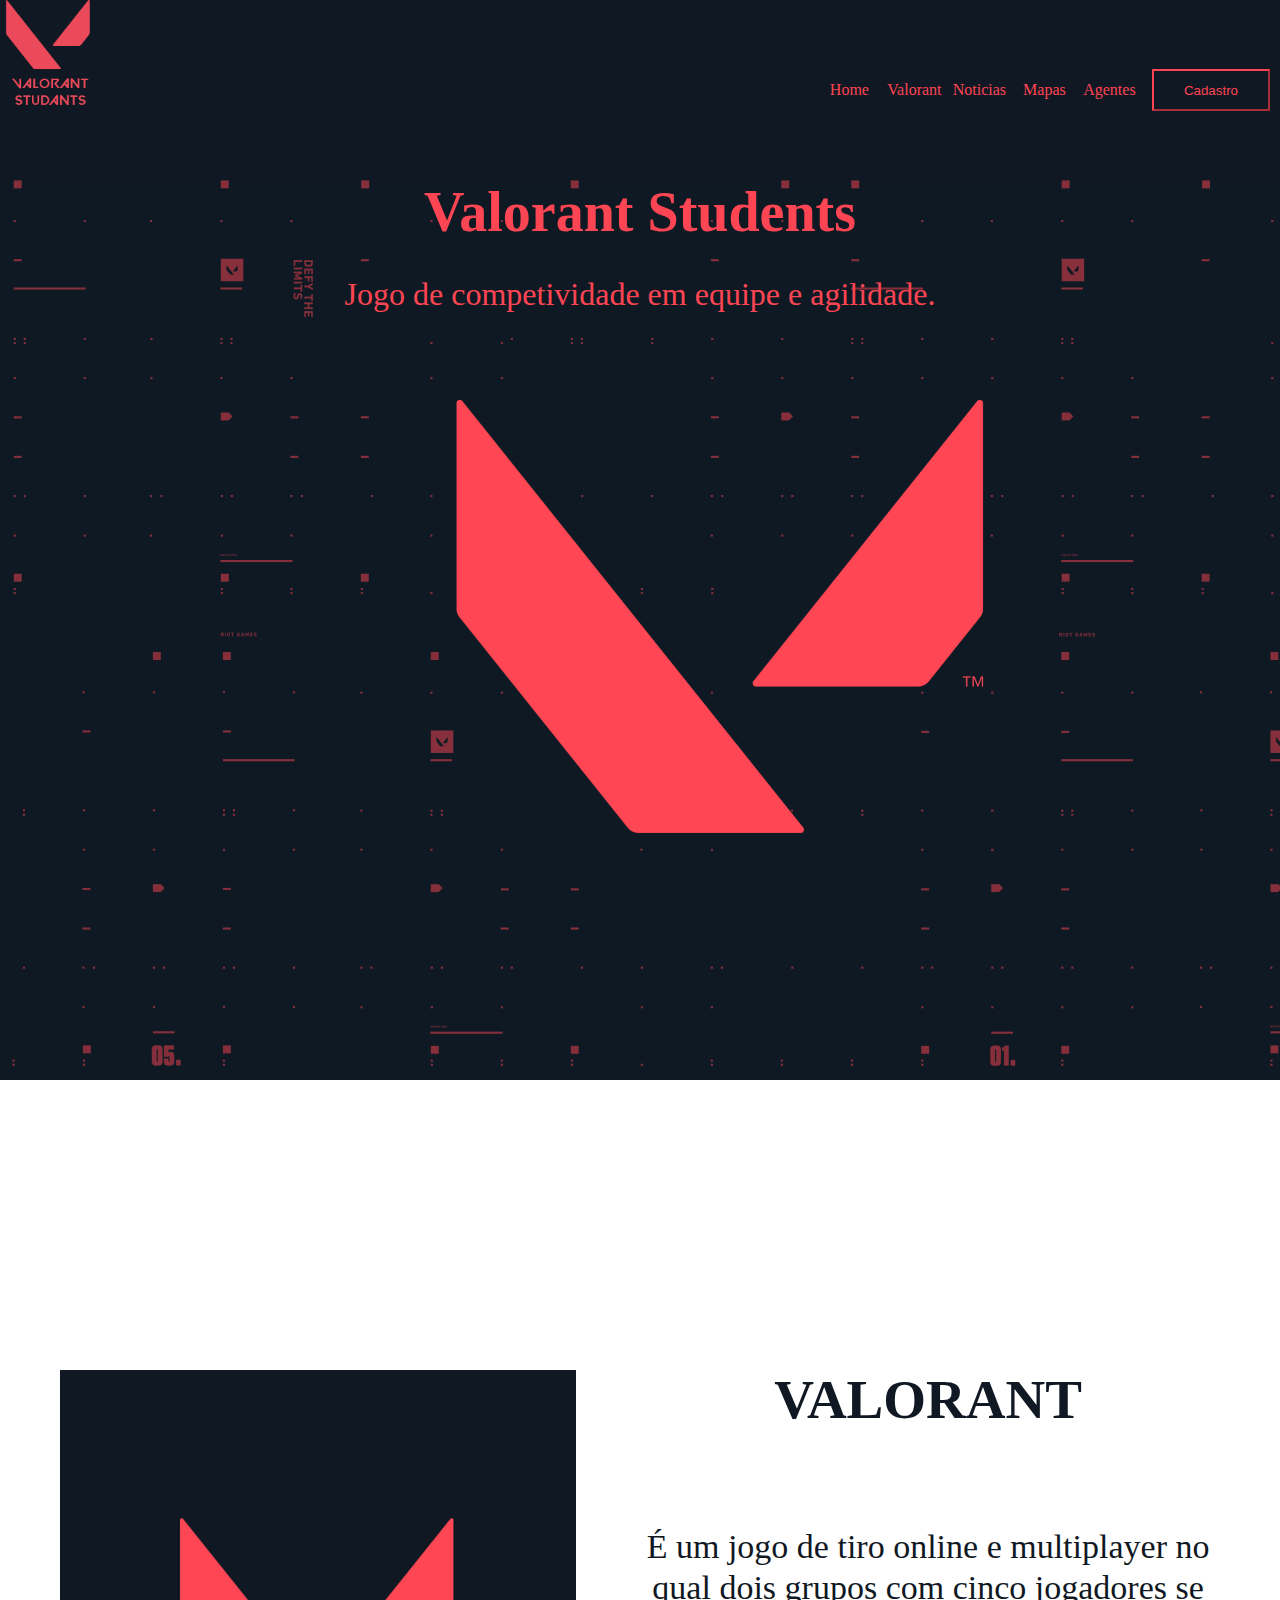
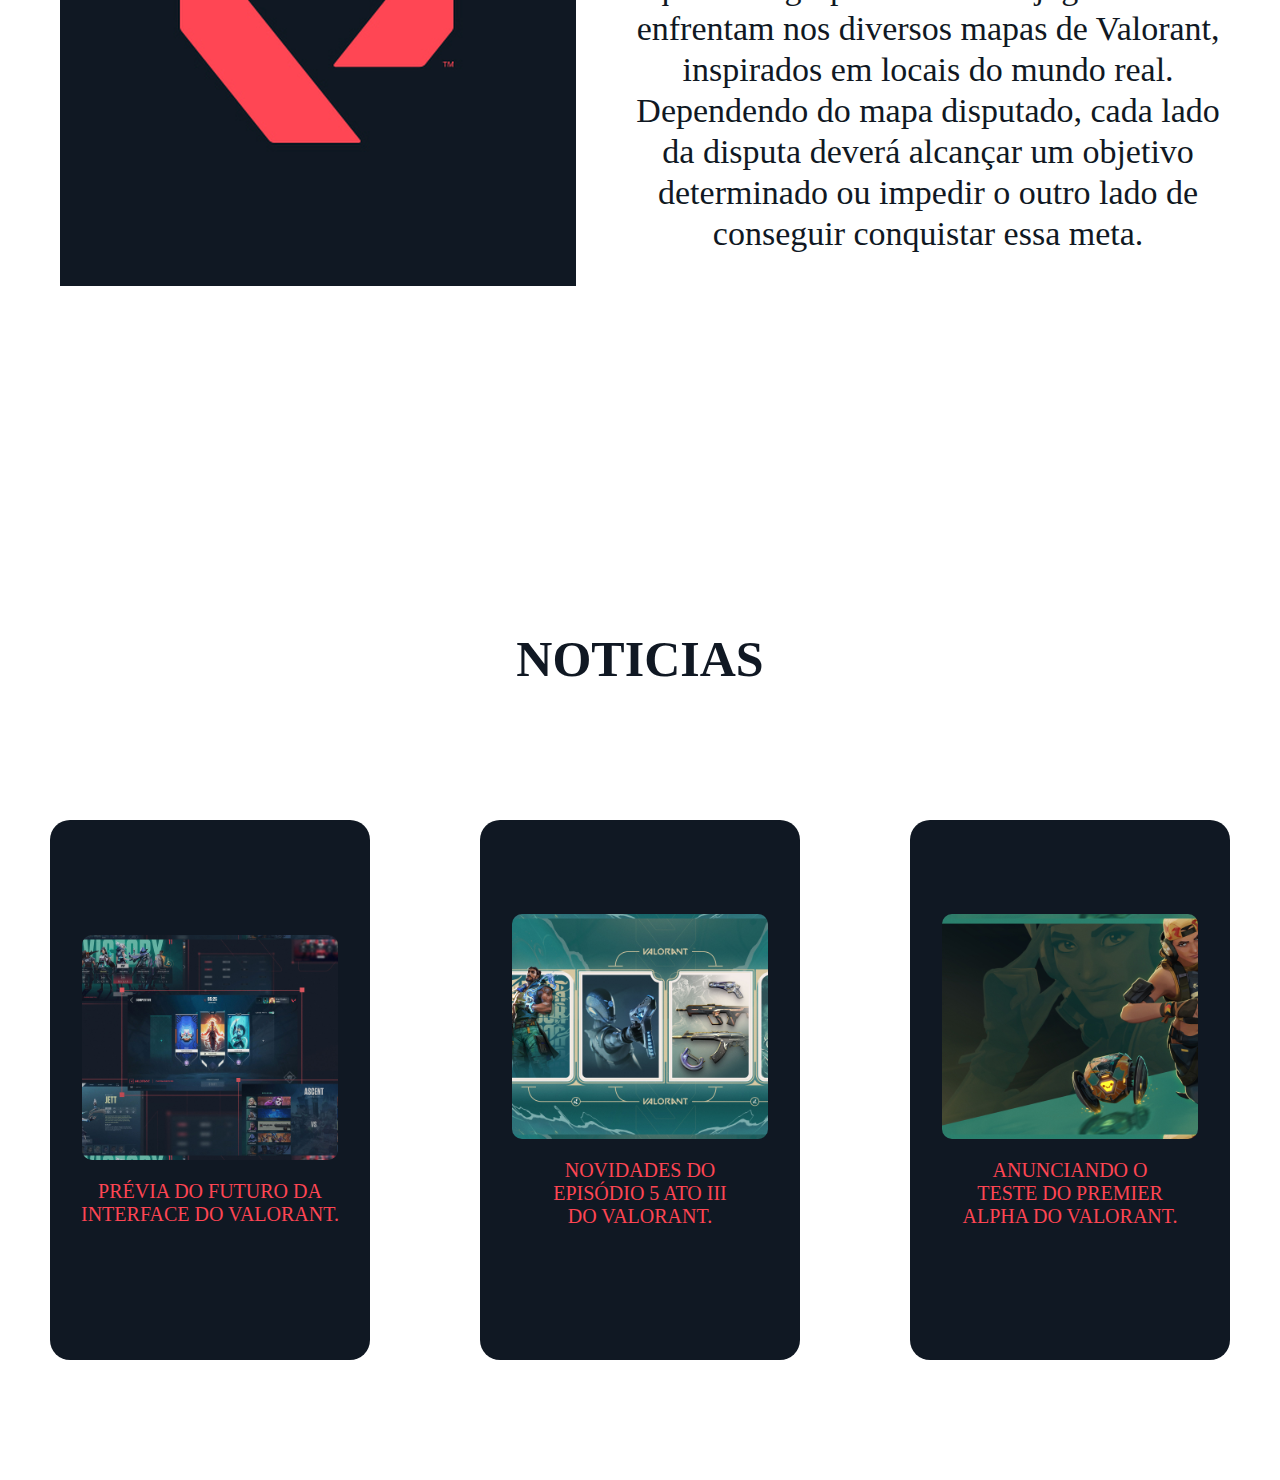
<file: index.html>
<!DOCTYPE html>
<html lang="en">
<head>
    <meta charset="UTF-8">
    <meta http-equiv="X-UA-Compatible" content="IE=edge">
    <meta name="viewport" content="width=device-width, initial-scale=1.0">
    <link rel="icon" type="imagem/png" href="./assets/logo-individual.png">
    <link rel="stylesheet" href="./css/index.css">
    <title>Valorant Students</title>
</head>
<body>

    <!-- HEADER -->
    <div class="header">
        <div class="container">
            <img src="./assets/logo-individual.png" width="100px" alt="">
        </div>
            <div class="navbar">
                <ul>
                    <li><a href="#home">Home</a></li>
                    <li><a href="#valorant">Valorant</a></li>
                    <li><a href="#noticia">Noticias</a></li>
                    <li><a href="mapa.html">Mapas</a></li>
                    <li><a href="agente.html">Agentes</a></li>
                 </ul>
                    <button class="button"><a href="cadastro.html">Cadastro</a></button>
            </div>
    </div>

     <!--BANNER--> 
    <div class="banner" id="home"> 
        <div class="slogan">
            <h1>Valorant Students</h1>
            <p>Jogo de competividade em equipe e agilidade.</p>
        </div>
    </div>


    <div class="histo" id="valorant">
        <div class="imagemVava">
            <img src="./assets/logovalorant.png"  alt="">
        </div>
        <div class="sobre">
            <h3>VALORANT</h3>
            <p>É um jogo de tiro online e multiplayer no<br>
                qual dois grupos com cinco jogadores se <br>
                enfrentam nos diversos mapas de Valorant, <br>
                inspirados em locais do mundo real. <br>
                Dependendo do mapa disputado, cada lado <br>
                da disputa deverá alcançar um objetivo <br>
                determinado ou impedir o outro lado de <br>
                conseguir conquistar essa meta.</p>
        </div>
    </div>

 <!-- Social  -->
    <div class="social" id="noticia">
        <h3>NOTICIAS</h3>
        <div class="caixas">
            <div class="caixa">
                <div class="img1"></div>
                <p>PRÉVIA DO FUTURO DA <br>
                INTERFACE DO VALORANT.</p>
            </div>
            <div class="caixa">
                <div class="img2"></div>
                <p>NOVIDADES DO<br>
                    EPISÓDIO 5 ATO III <br>
                    DO VALORANT.</p><br>
            </div>
            <div class="caixa">
                <div class="img3"></div>
                <p>ANUNCIANDO O<br>
                    TESTE DO PREMIER<br>
                    ALPHA DO VALORANT.</p><br>
            </div>
        </div>
    </div>


  <!--FOOTER-->
    <!-- <footer>
        <div class="footer">
            <div class="logo">
                <img src="./assets/logo-individual.png" alt="">
            </div>
        </div>
        <div class="conteiner">
            <div class="info">
                <div class="nos">
                    <h3>Sobre</h3>
                    <p>Valorant</p>
                    <p>Noticia</p>
                    <p>Mapas</p>
                    <p>agentes</p>
                </div>
                <div class="informa">
                    <h3>Contato</h3>
                    <img src="./assets/facebook.png" width="40px" alt="">
                    <img src="./assets/instagram.png" width="40px" alt="">
                    <img src="./assets/linkedin.png" width="40px" alt="">
                    <img src="./assets/o-email.png" width="40px" alt="">
                </div>
            </div>
        </div> -->

        <!-- <div class="final">
            <p>Desenvolvido por aluno da SPTech School - &copy; Copyright</p>
        </div> -->
    </footer>
</body>
</html>
</file>
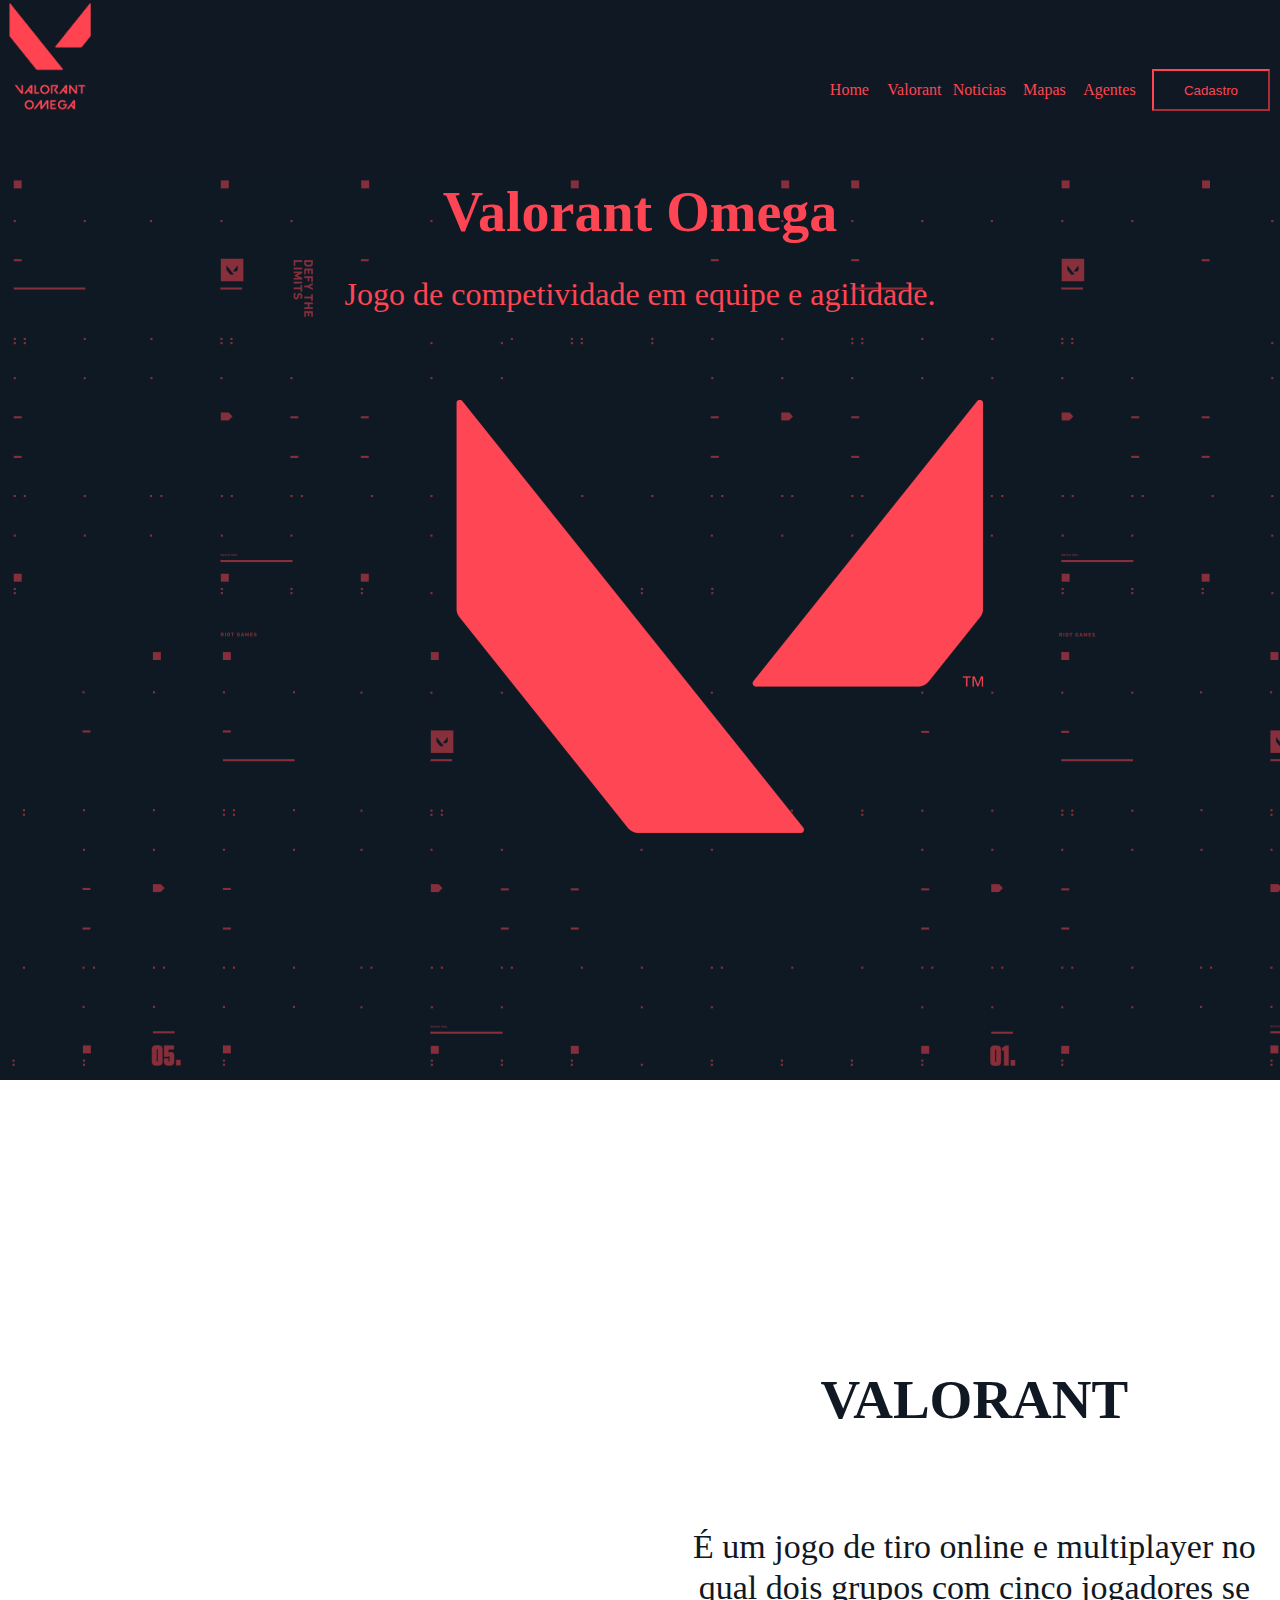
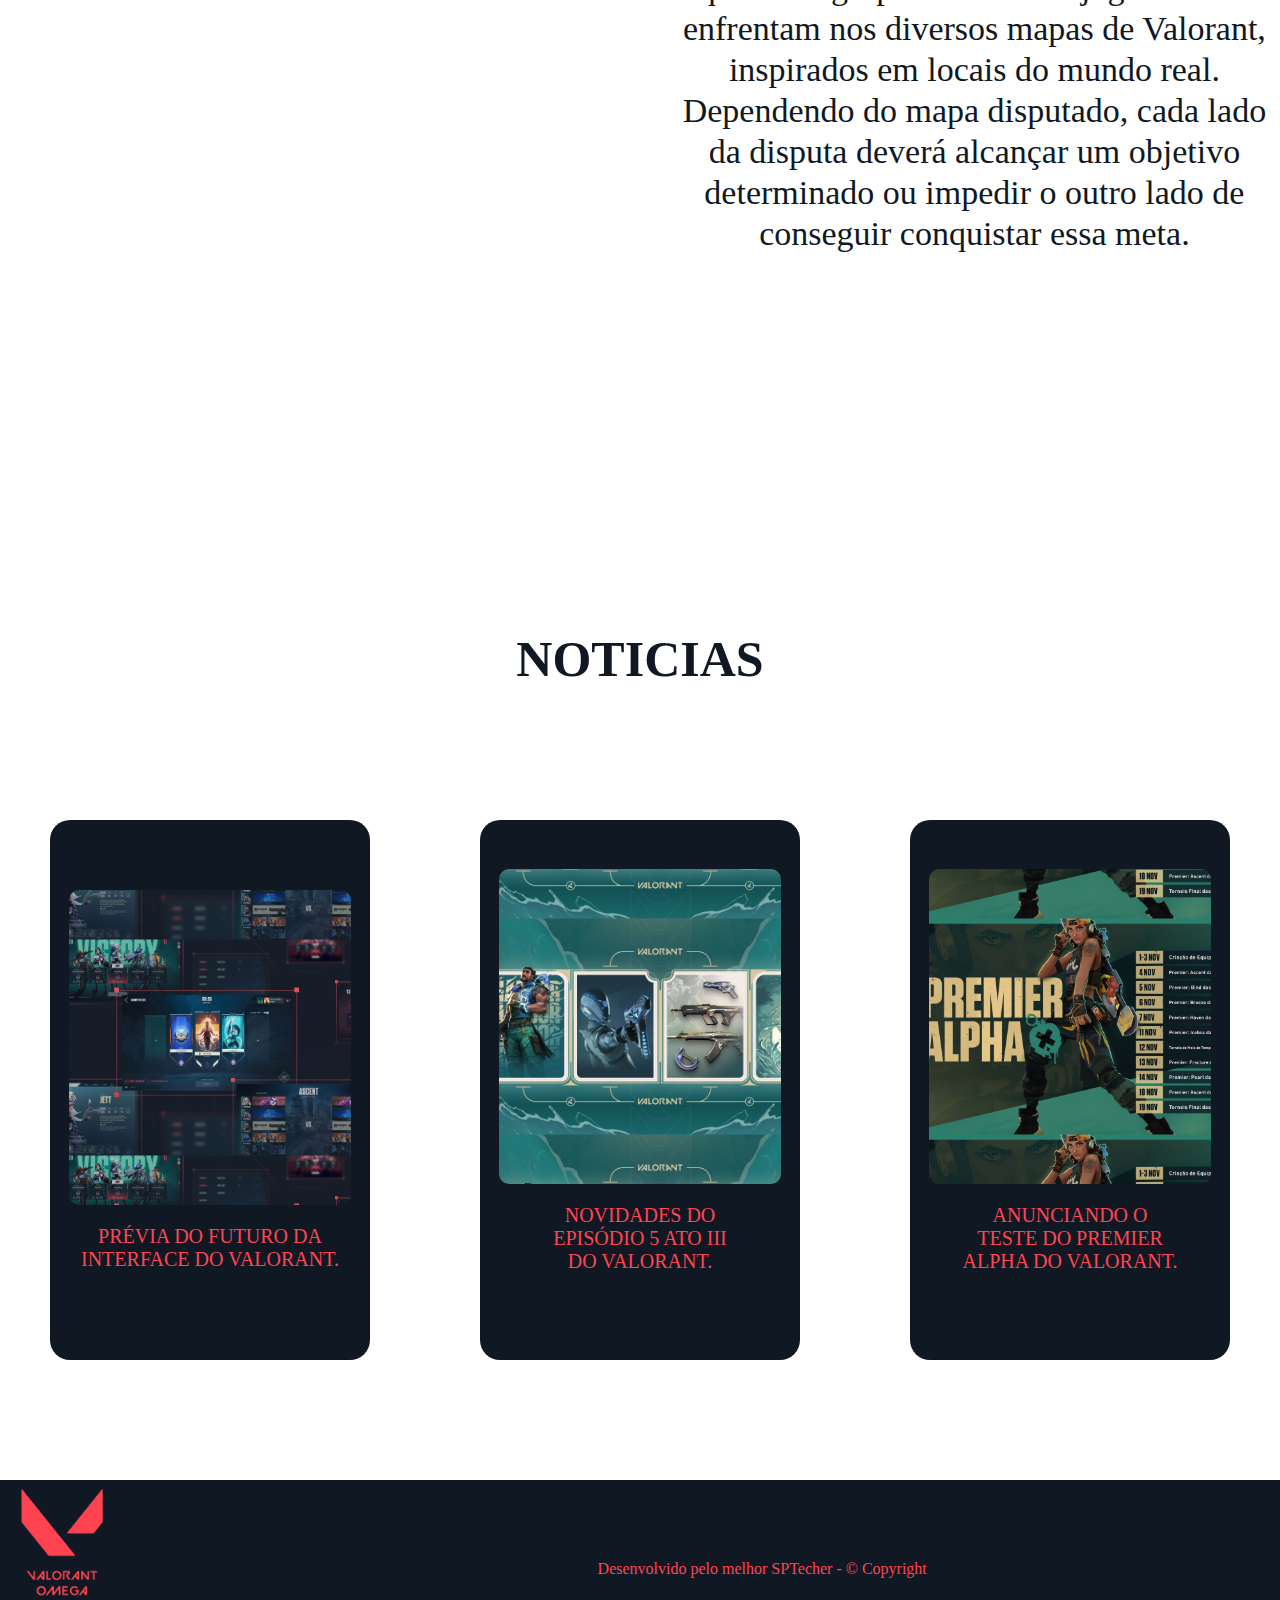
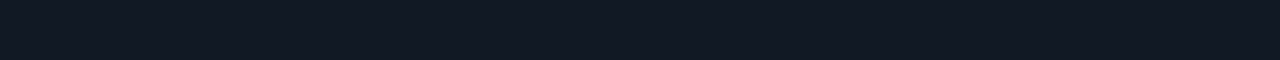
<file: Site estático final/site/public/index.html>
<!DOCTYPE html>
<html lang="pt-BR">
<head>
    <meta charset="UTF-8">
    <meta http-equiv="X-UA-Compatible" content="IE=edge">
    <meta name="viewport" content="width=device-width, initial-scale=1.0">
    <link rel="icon" type="imagem/png" href="./assets/logo-valorantomega.png">
    <link rel="stylesheet" href="./js/funcoes.js">
    <script src="./js/funcoes.js"></script>
    <link rel="stylesheet" href="./css/index.css">
    <title>Valorant Omega</title>
</head>
<body>

    <!-- HEADER -->
    <div class="header">
        <div class="container">
            <img src="./assets/logo-valorantomega.png" width="100px" alt="">
        </div>
            <div class="navbar">
                <ul>
                    <li><a href="#home">Home</a></li>
                    <li><a href="#valorant">Valorant</a></li>
                    <li><a href="#noticia">Noticias</a></li>
                    <li><a href="mapa.html">Mapas</a></li>
                    <li><a href="agente.html">Agentes</a></li>
                 </ul>
                    <button class="button"><a href="cadastro.html">Cadastro</a></button>
            </div>
    </div>

     <!--BANNER--> 
    <div class="banner" id="home"> 
        <div class="slogan">
            <h1>Valorant Omega</h1>
            <p>Jogo de competividade em equipe e agilidade.</p>
        </div>
    </div>


    <div class="histo" id="valorant">
        <iframe  src="https://www.youtube.com/embed/Mj57sA-WGx8" 
    title="VALORANT | MERGULHE DE CABEÇA - Estreia do Episódio 5: Ato I" frameborder="0" allow="accelerometer; 
    autoplay; clipboard-write; encrypted-media; gyroscope; picture-in-picture" allowfullscreen></iframe>

        <div class="sobre">
            <h3>VALORANT</h3>
            <p>É um jogo de tiro online e multiplayer no<br>
                qual dois grupos com cinco jogadores se <br>
                enfrentam nos diversos mapas de Valorant, <br>
                inspirados em locais do mundo real. <br>
                Dependendo do mapa disputado, cada lado <br>
                da disputa deverá alcançar um objetivo <br>
                determinado ou impedir o outro lado de <br>
                conseguir conquistar essa meta.</p>
        </div>
    </div>

 <!-- Social  -->
    <div class="social" id="noticia">
        <h3>NOTICIAS</h3>
        <div class="caixas">
            <div class="caixa">
                <div class="img1"></div>
                <p>PRÉVIA DO FUTURO DA <br>
                INTERFACE DO VALORANT.</p>
            </div>
            <div class="caixa">
                <div class="img2"></div>
                <p>NOVIDADES DO<br>
                    EPISÓDIO 5 ATO III <br>
                    DO VALORANT.</p><br>
            </div>
            <div class="caixa">
                <div class="img3"></div>
                <p>ANUNCIANDO O<br>
                    TESTE DO PREMIER<br>
                    ALPHA DO VALORANT.</p><br>
            </div>
        </div>
    </div>

    <!-- FOOTER -->

    <div class="footer">
        <div class="logo">
            <img src="./assets/logo-valorantomega.png" width="100px" alt="">
        </div>
        <p>Desenvolvido pelo melhor SPTecher - &copy; Copyright</p>
    </div>
</body>
</html>
</file>
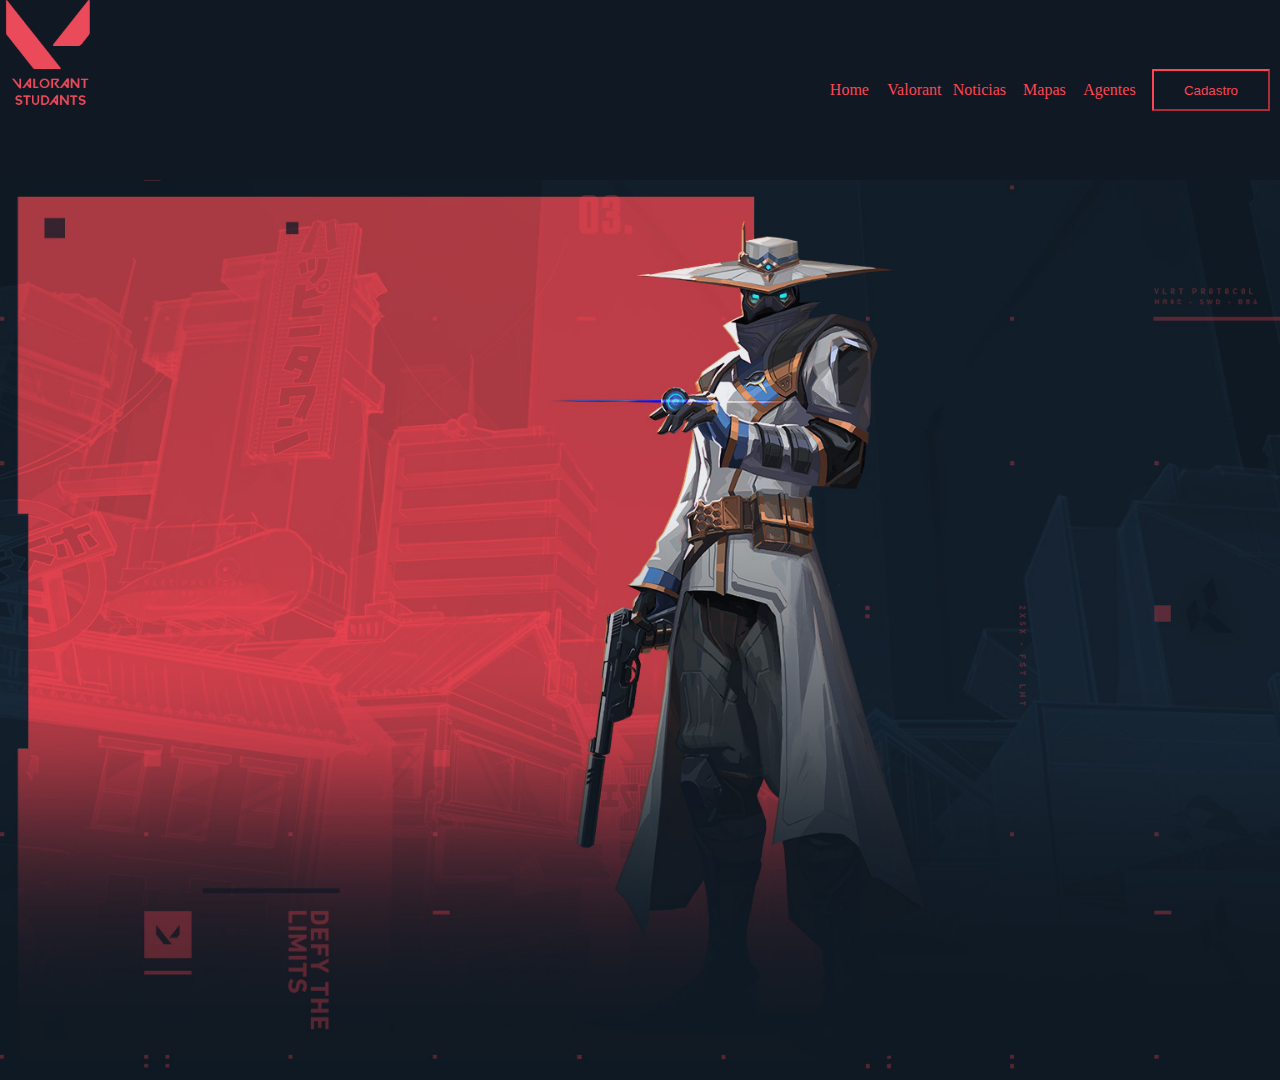
<file: agente.html>
<!DOCTYPE html>
<html lang="en">
<head>
    <meta charset="UTF-8">
    <meta http-equiv="X-UA-Compatible" content="IE=edge">
    <meta name="viewport" content="width=device-width, initial-scale=1.0">
    <link rel="icon" type="imagem/png" href="./assets/LOGO - site individual.png">
    <link rel="stylesheet" href="./css/agente.css">
    <title>Document</title>
</head>
<body>

    <!-- HEADER -->
    <div class="header">
        <div class="container">
            <img src="./assets/logo-individual.png" width="100px" alt="">
        </div>
        <div class="navbar">
            <ul>
                <li><a href="./index.html">Home</a></li>
                <li><a href="#social">Valorant</a></li>
                <li><a href="#noticia">Noticias</a></li>
                <li><a href="./mapa.html">Mapas</a></li>
                <li><a href="#agente">Agentes</a></li>
            </ul>
            <button class="button"><a href="cadastro.html">Cadastro</a></button>
        </div>
    </div>

    <!-- BANNER -->
    <div class="banner">
        <div class="fala">
            <!-- <h3>CYPHER</h3>
            <p></p> -->
        </div>
    </div>
</body>
</html>
</file>
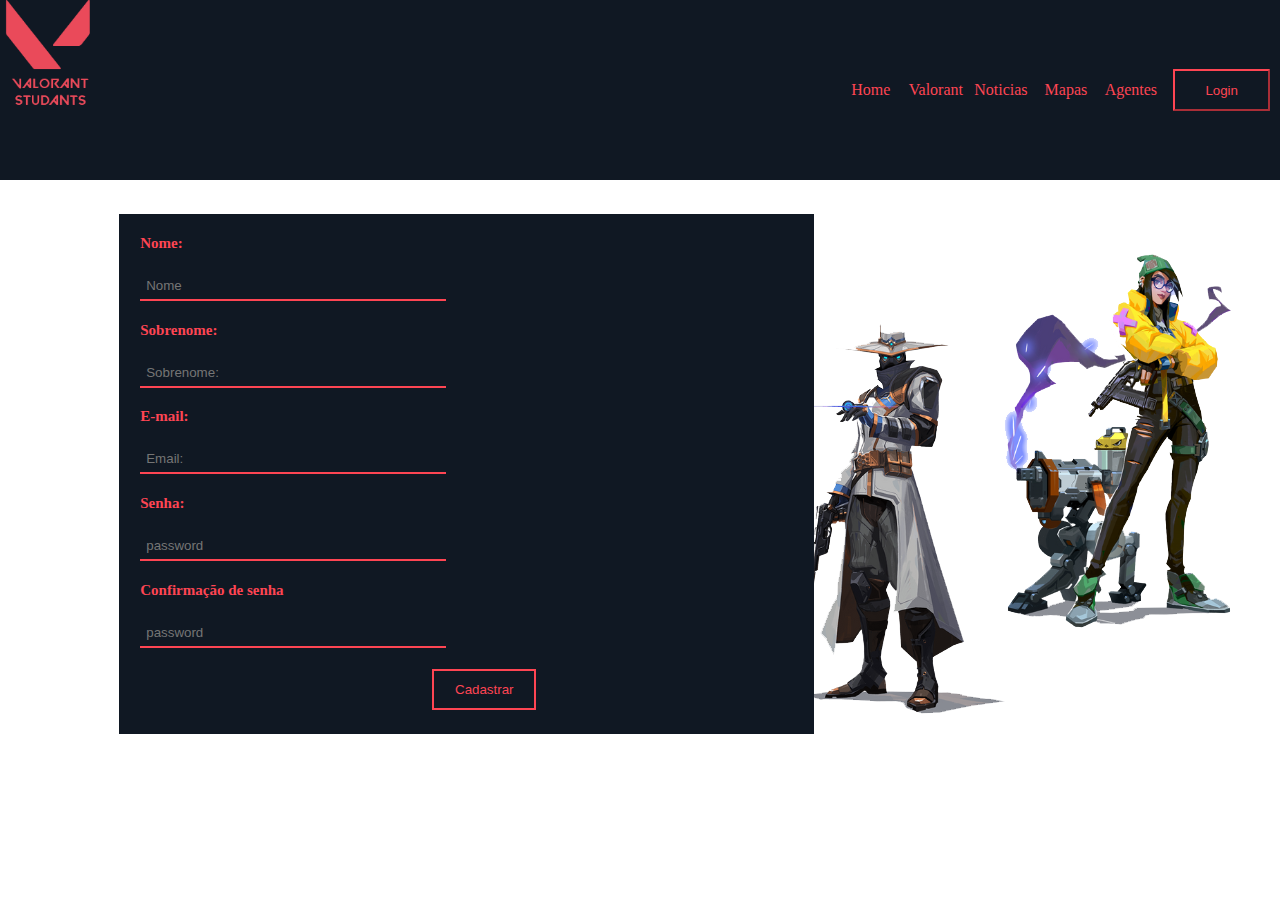
<file: cadastro.html>
<!DOCTYPE html>
<html lang="en">
<head>
    <meta charset="UTF-8">
    <meta http-equiv="X-UA-Compatible" content="IE=edge">
    <meta name="viewport" content="width=device-width, initial-scale=1.0">
    <link rel="icon" type="imagem/png" href="./assets/logo-individual.png">
    <link rel="stylesheet" href="./css/cadastro.css">
    <title>Cadastro</title>
</head>
<body>

    <!-- HEADER -->
    <div class="header">
        <div class="container">
            <img src="./assets/logo-individual.png" width="100px" alt="">
        </div>
            <div class="navbar">
                <ul>
                    <li><a href="./index.html">Home</a></li>
                    <li><a href="#social">Valorant</a></li>
                    <li><a href="#noticia">Noticias</a></li>
                    <li><a href="mapa.html">Mapas</a></li>
                    <li><a href="agente.html">Agentes</a></li>
                 </ul>
                    <button class="button"><a href="login.html">Login</a></button>
            </div>
    </div>

    <!-- BANNER -->
    <div class="banner">
        <div class="cadastro">
            <div class="form">
                <div class="campo">
                    <h4>Nome:</h4>
                    <input type="text" id="in_nome" placeholder="Nome">
                </div>
                <div class="campo">
                    <h4>Sobrenome:</h4>
                    <input type="text" id="in_sobrenome" placeholder="Sobrenome:">
                </div>
                <div class="campo">
                    <h4>E-mail:</h4>
                    <input type="email" id="in_email" placeholder="Email:">
                </div>
                <div class="campo">
                    <h4>Senha:</h4>
                    <input type="password" id="in_senha" placeholder="password">
                </div>
                <div class="campo">
                    <h4>Confirmação de senha</h4>
                    <input type="password" id="in_confimpassword" placeholder="password">
                </div>
                <button onclick="cadastrar()"><a href="login.html">Cadastrar</a></button>
            </div>
            <div class="imagem">
                <img src="./assets/CADASTRO.png" alt="">
            </div>
        </div>
    </div>
</body>
</html>
</file>
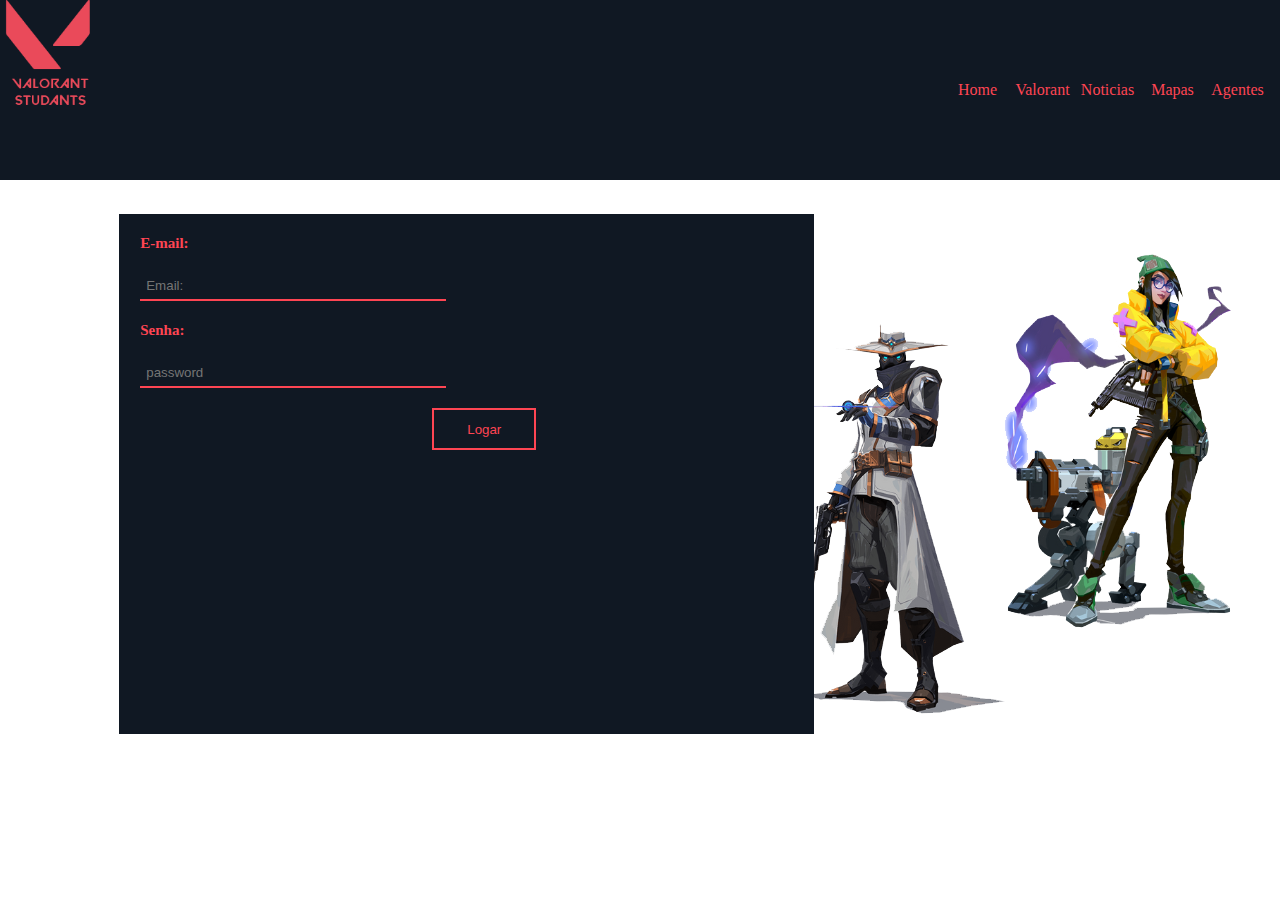
<file: login.html>
<!DOCTYPE html>
<html lang="en">
<head>
    <meta charset="UTF-8">
    <meta http-equiv="X-UA-Compatible" content="IE=edge">
    <meta name="viewport" content="width=device-width, initial-scale=1.0">
    <link rel="icon" type="imagem/png" href="./assets/logo-individual.png">
    <link rel="stylesheet" href="./css/login.css">
    <title>Login</title>
</head>
<body>
        <!-- HEADER -->
        <div class="header">
            <div class="container">
                <img src="./assets/logo-individual.png" width="100px" alt="">
            </div>
                <div class="navbar">
                    <ul>
                        <li><a href="./index.html">Home</a></li>
                        <li><a href="">Valorant</a></li>
                        <li><a href="">Noticias</a></li>
                        <li><a href="mapa.html">Mapas</a></li>
                        <li><a href="agente.html">Agentes</a></li>
                    </ul>
                </div>
        </div>

        <!-- BANNER -->
        <div class="banner">
            <div class="cadastro">
                <div class="form">
                    <div class="campo">
                        <h4>E-mail:</h4>
                        <input type="email" id="in_email" placeholder="Email:">
                    </div>
                    <div class="campo">
                        <h4>Senha:</h4>
                        <input type="password" id="in_senha" placeholder="password">
                    </div>
                    <button onclick="cadastrar()"><a href="perfil.html">Logar</a></button>
                </div>
                <div class="imagem">
                    <img src="./assets/CADASTRO.png" alt="">
                </div>
            </div>
        </div>
</body>
</html>
</file>
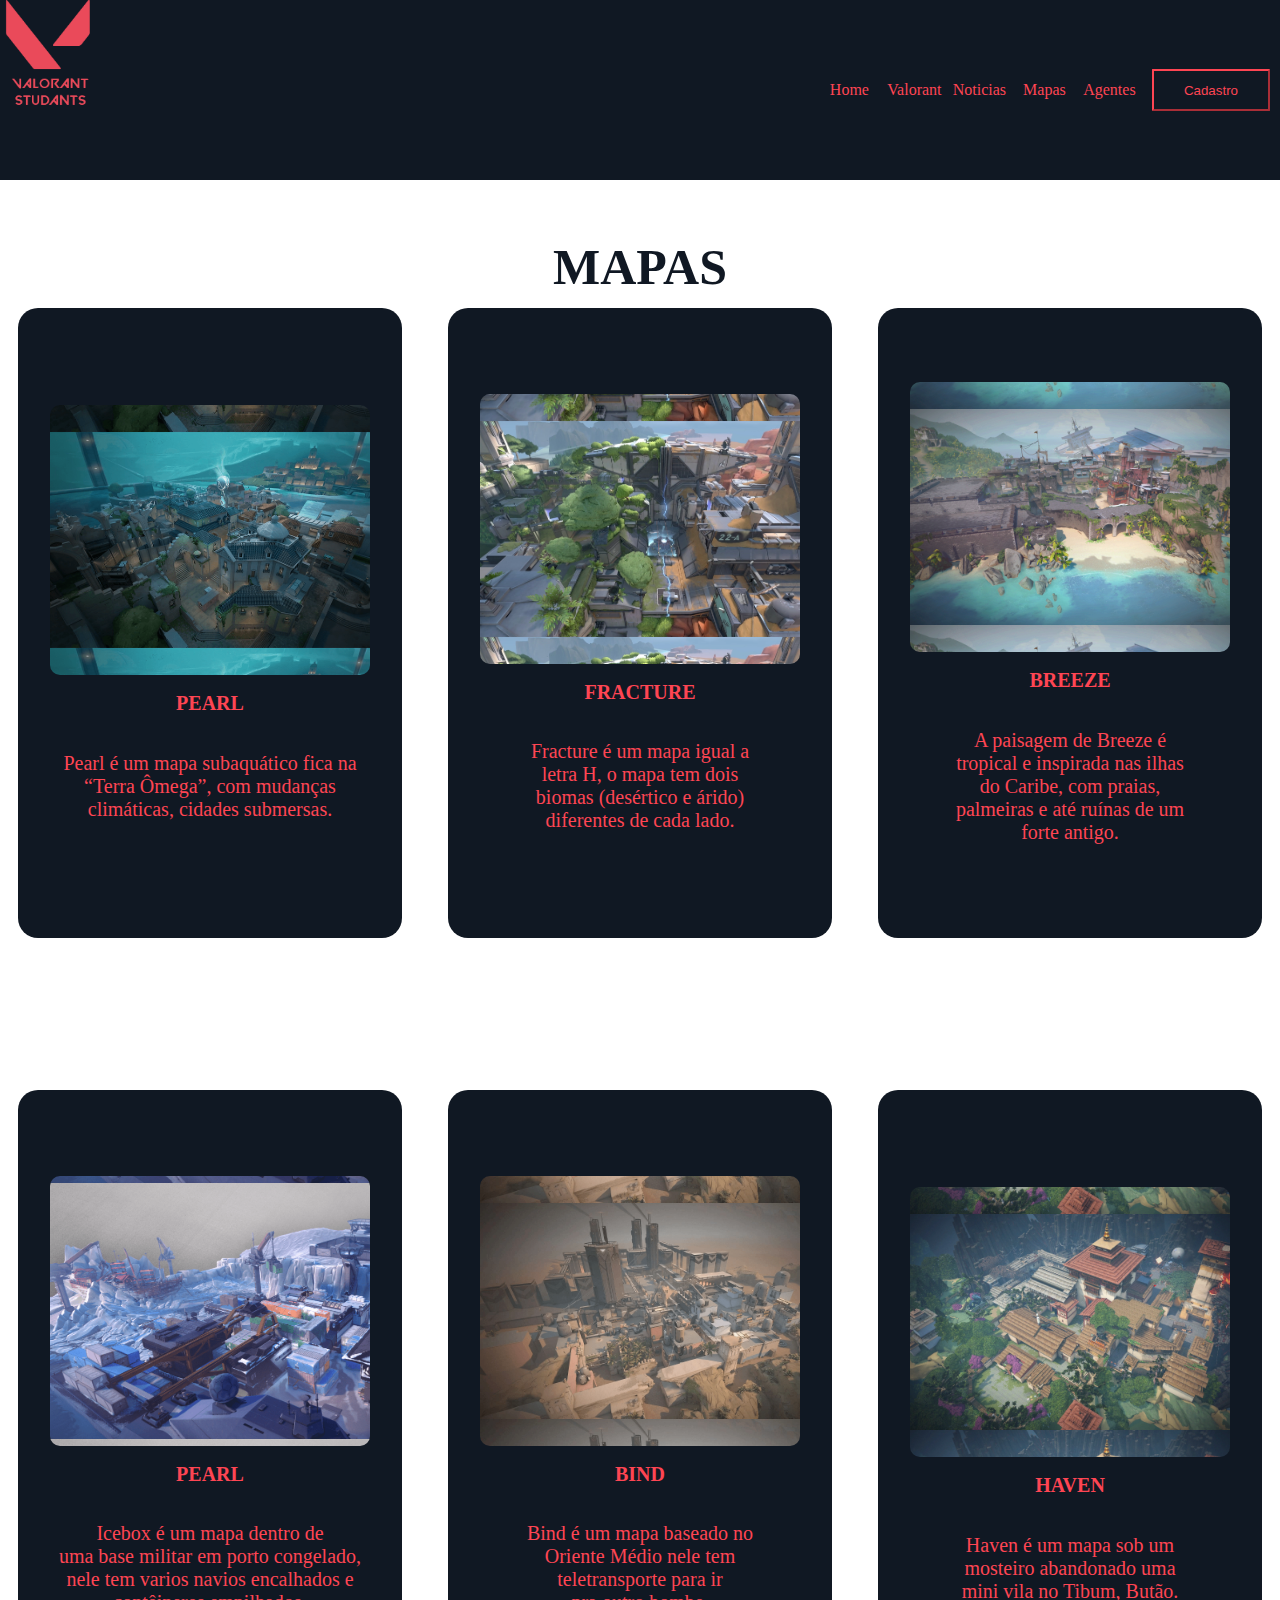
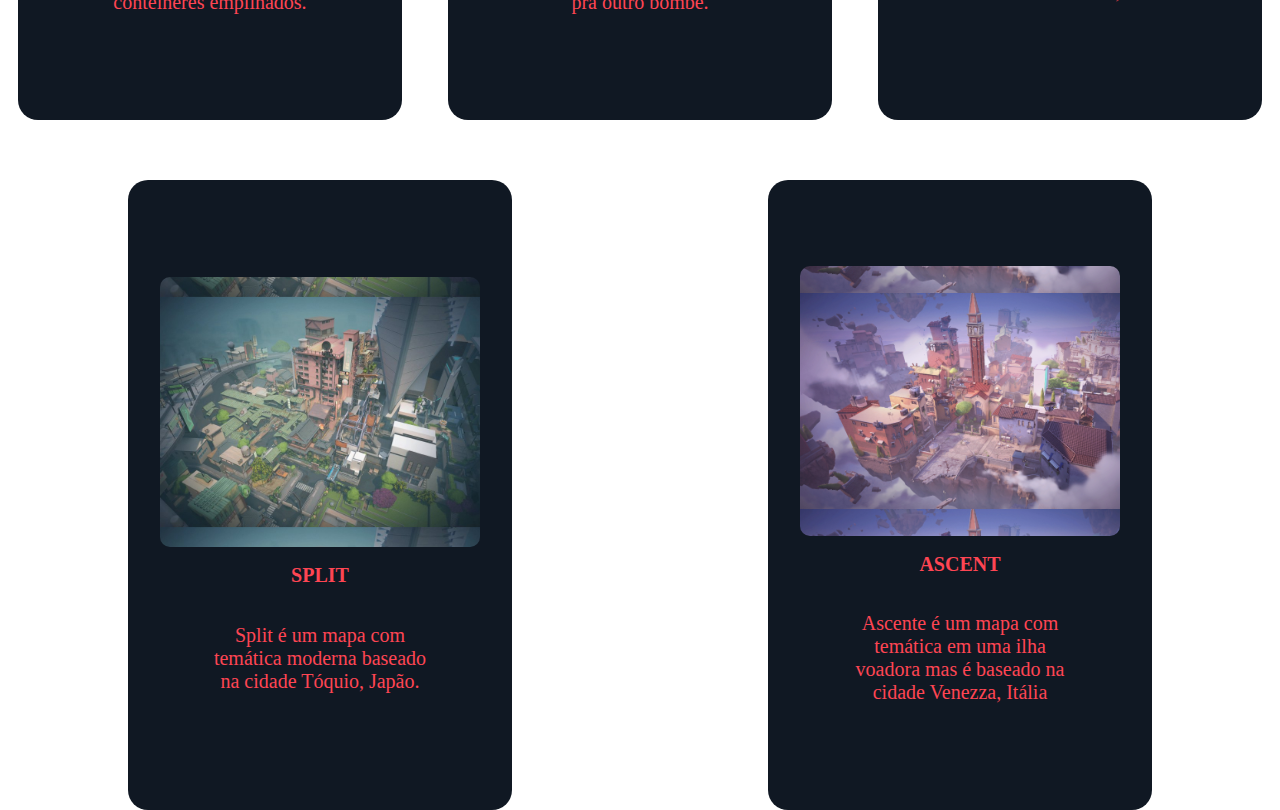
<file: mapa.html>
<!DOCTYPE html>
<html lang="en">
<head>
    <meta charset="UTF-8">
    <meta http-equiv="X-UA-Compatible" content="IE=edge">
    <meta name="viewport" content="width=device-width, initial-scale=1.0">
    <link rel="icon" type="imagem/png" href="./assets/logo-individual.png">
    <link rel="stylesheet" href="css/mapa.css">
    <title>Mapas</title>
</head>
<body>
    <!-- HEADER -->
    <div class="header">
        <div class="container">
            <img src="./assets/logo-individual.png  " width="100px" alt="">
        </div>

            <div class="navbar">
                <ul>
                    <li><a href="index.html">Home</a></li>
                    <li><a href="">Valorant</a></li>
                    <li><a href="">Noticias</a></li>
                    <li><a href="#mapa">Mapas</a></li>
                    <li><a href="agente.html">Agentes</a></li>
                </ul>
                    <button class="button"><a href="cadastro.html">Cadastro</a></button>
            </div>
    </div>


    <!-- banner -->
    <div class="banner">
        <h3>MAPAS</h3>
        <div class="caixas">
            <div class="caixa">
                <div class="img1"></div>
                    <h2>PEARL</h2>
                <p>Pearl é um mapa subaquático fica na<br>
                    “Terra Ômega”, com mudanças <br>
                    climáticas, cidades submersas.</p>
            </div>
            <div class="caixa">
                <div class="img2"></div>
                <h2>FRACTURE</h2>
                <p>Fracture é um mapa igual a<br>
                    letra H, o mapa tem dois<br> 
                    biomas (desértico e árido)<br>
                     diferentes de cada lado.</p>
            </div>
            <div class="caixa">
                <div class="img3"></div>
                <h2>BREEZE</h2>
                <p>A paisagem de Breeze é<br>
                    tropical e inspirada nas ilhas<br> 
                    do Caribe, com praias, <br>
                    palmeiras e até ruínas de um <br>
                    forte antigo.</p>
            </div>
        </div>
    </div>


    <!-- Social -->
    <div class="social">
        <div class="boxs">
            <div class="box">
                <div class="img4"></div>
                <h2>PEARL</h2>
                <p>Icebox é um mapa dentro de <br>
                uma base militar em porto congelado,<br> 
                nele tem varios navios encalhados e <br>
                contêineres empilhados.</p>
            </div>

            <div class="box">
                <div class="img5"></div>
                <h2>BIND</h2>
                <p>Bind é um mapa baseado no <br>
                    Oriente Médio nele tem <br>
                    teletransporte para ir <br>
                    pra outro bombe.</p>
            </div>

            <div class="box">
                <div class="img6"></div>
                <h2>HAVEN</h2>
                <p>Haven é um mapa sob um <br>
                    mosteiro abandonado uma<br>
                    mini vila no Tibum, Butão.</p>
            </div>
        </div>
        <div class="box3">
            <div class="box">
                <div class="img7"></div>
                <h2>SPLIT</h2>
                <p>Split é um mapa com <br>
                temática moderna baseado<br>
                na cidade Tóquio, Japão.</p>
            </div>

            <div class="box">
                <div class="img8"></div>
                <h2>ASCENT</h2>
                <p>Ascente é um mapa com<br>
                temática em uma ilha<br>
                voadora mas é baseado na<br>
                cidade Venezza, Itália</p>
            </div>
        </div>
    </div>

    <!-- FOOTER -->
<!-- 
    <footer>
        <div class="containerFooter">
            <div class="foot">
                <div class="image"></div>
                <div class="cont">
                    <h2>Contatos</h2>
                </div>
                <div class="rede">
                    <img src="./assets/instagram.png" width="15px" alt="">
                    <p>@valorant_students</p>
                    <img src="./assets/whatsapp.png"
                    width="15px" alt="">
                    <p>(11) 9 9339-1733</p>
                    <img src="./assets/linkedin.png" width="15px" alt="">
                    <p>valorant_students</p>
                </div>
                <div class="red">
                    <img src="./assets/facebook.png" width="15px" alt="">
                    <p>valorant_students</p>
                    <img src="./assets/o-email.png" width="15px" alt="">
                    <p>suportestudents.v@gmail.com</p>
                </div>
                <div class="desen">
                    <p>Desenvolvido por aluno SPTECH &copy; Copyright</p>
                </div>
            </div>
        </div>
    </footer> -->
</body>
</html>
</file>
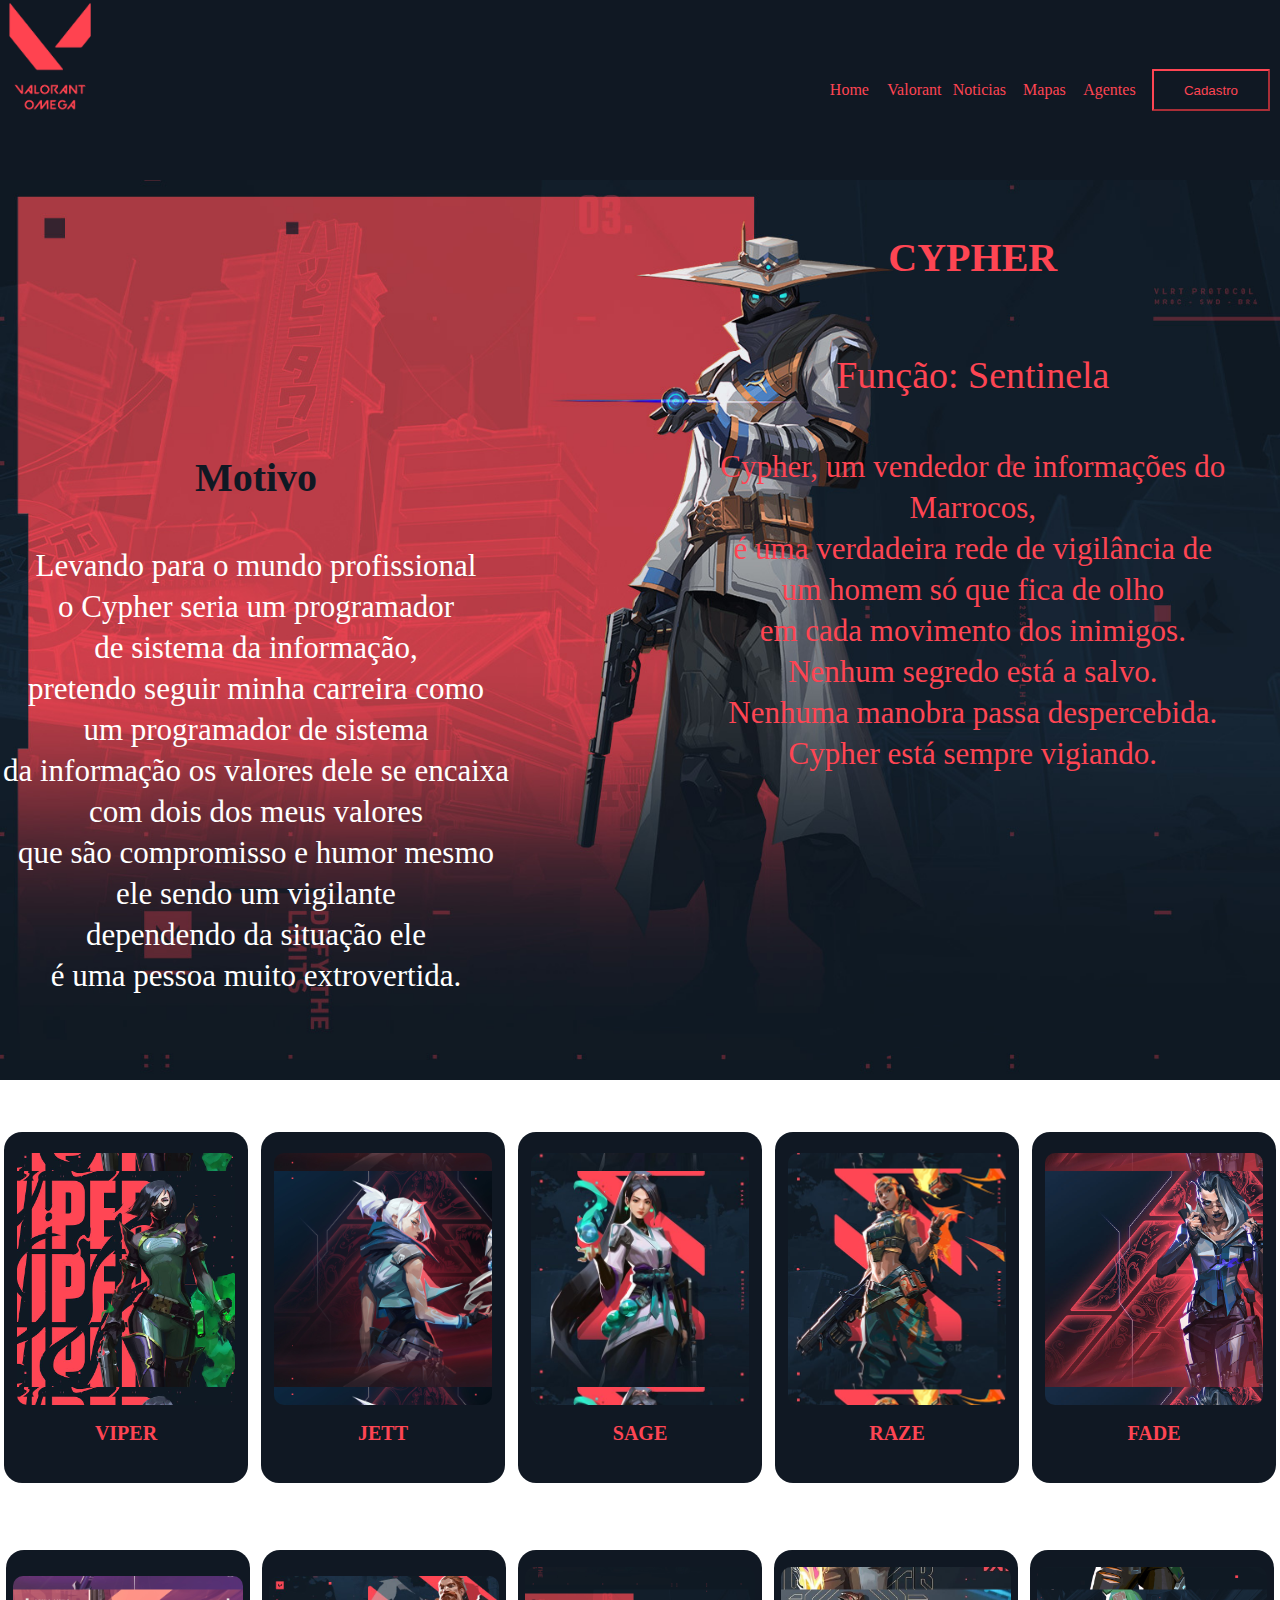
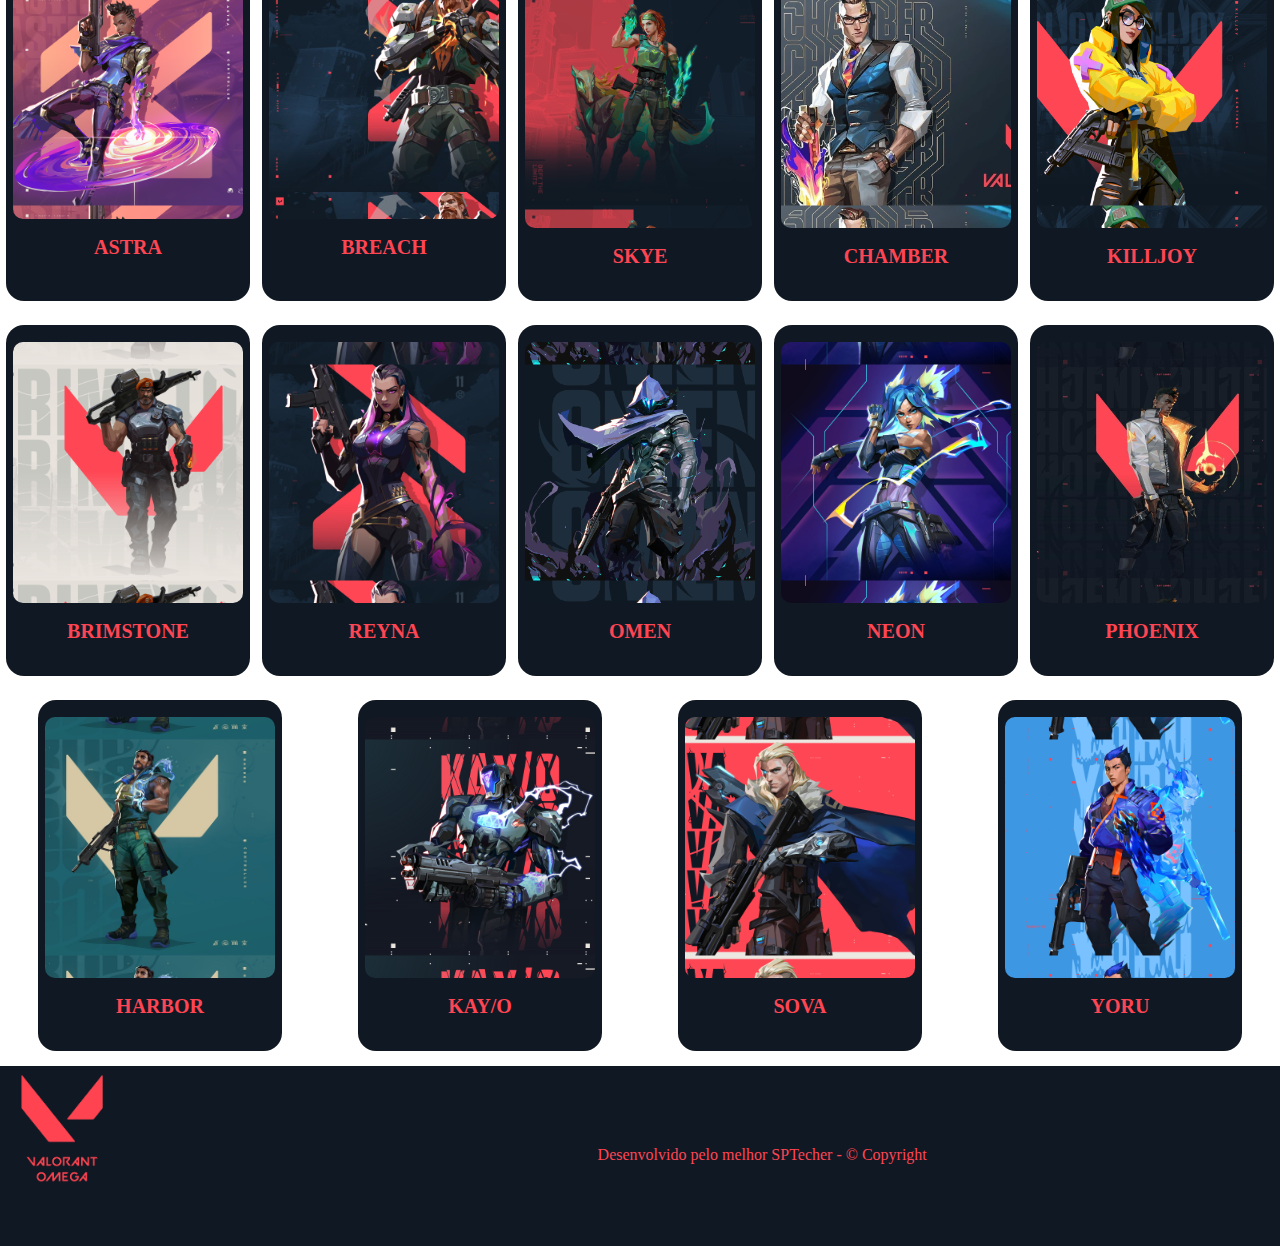
<file: Site estático final/site/public/agente.html>
<!DOCTYPE html>
<html lang="pt-BR">
<head>
    <meta charset="UTF-8">
    <meta http-equiv="X-UA-Compatible" content="IE=edge">
    <meta name="viewport" content="width=device-width, initial-scale=1.0">
    <link rel="stylesheet" href="./js/funcoes.js">
    <script src="./js/funcoes.js"></script>
    <link rel="icon" type="imagem/png" href="./assets/logo-valorantomega.png">
    <link rel="stylesheet" href="./css/agente.css">
    <title>Agentes</title>
</head>
<body>

    <!-- HEADER -->
    <div class="header">
        <div class="container">
            <img src="./assets/logo-valorantomega.png" width="100px" alt="">
        </div>
        <div class="navbar">
            <ul>
                <li><a href="./index.html">Home</a></li>
                <li><a href="#social">Valorant</a></li>
                <li><a href="#noticia">Noticias</a></li>
                <li><a href="./mapa.html">Mapas</a></li>
                <li><a href="#agente">Agentes</a></li>
            </ul>
            <button class="button"><a href="cadastro.html">Cadastro</a></button>
        </div>
    </div>

    <!-- BANNER -->
    <div class="banner">
        <div class="sobre">
            <h3>CYPHER</h3>
            <label>Função: Sentinela</label>
            <p>Cypher, um vendedor de informações do Marrocos,<br>
                é uma verdadeira rede de vigilância de <br>
                um homem só que fica de olho <br>
                em cada movimento dos inimigos. <br>
                Nenhum segredo está a salvo. <br>
                Nenhuma manobra passa despercebida.<br> 
                Cypher está sempre vigiando.</p>
        </div>
        <div class="socio">
            <h3>Motivo</h3>
            <p>Levando para o mundo profissional<br>
                o Cypher seria um programador <br> de sistema da informação,<br>
                pretendo seguir minha carreira como <br> um programador de sistema<br>
                da informação os valores dele se encaixa<br> com dois dos meus valores<br>
                que são compromisso e humor mesmo <br>ele sendo um vigilante <br>
                dependendo da situação ele<br> é uma pessoa muito extrovertida.</p>
        </div>
    </div>

    <!-- SOCIAL -->
    <div class="social">
        <div class="caixas">
            <div class="caixa">
                <div class="img1"></div>
                <h2>VIPER</h2>
            </div>
            
            <div class="caixa">
                <div class="img2"></div>
                <h2>JETT</h2>
            </div>

            <div class="caixa">
                <div class="img3"></div>
                <h2>SAGE</h2>
            </div>

            <div class="caixa">
                <div class="img4"></div>
                <h2>RAZE</h2>
            </div>

            <div class="caixa">
                <div class="img5"></div>
                <h2>FADE</h2>
            </div>
        </div>

        
        <div class="box2">
            <div class="box">
                <div class="img6"></div>
                <h2>ASTRA</h2>
            </div>
            
            <div class="box">
                <div class="img7"></div>
                <h2>BREACH</h2>
            </div>

            <div class="box">
                <div class="img8"></div>
                <h2>SKYE</h2>
            </div>

            <div class="box">
                <div class="img9"></div>
                <h2>CHAMBER</h2>
            </div>

            <div class="box">
                <div class="img10"></div>
                <h2>KILLJOY</h2>
            </div>
        </div>

        
        <div class="box3">
            <div class="box">
                <div class="img11"></div>
                <h2>BRIMSTONE</h2>
            </div>
            
            <div class="box">
                <div class="img12"></div>
                <h2>REYNA</h2>
            </div>

            <div class="box">
                <div class="img13"></div>
                <h2>OMEN</h2>
            </div>

            <div class="box">
                <div class="img14"></div>
                <h2>NEON</h2>
            </div>

            <div class="box">
                <div class="img15"></div>
                <h2>PHOENIX</h2>
            </div>
        </div>


        
        <div class="box4">
            <div class="box">
                <div class="img16"></div>
                <h2>HARBOR</h2>
            </div>
            
            <div class="box">
                <div class="img17"></div>
                <h2>KAY/O</h2>
            </div>

            <div class="box">
                <div class="img18"></div>
                <h2>SOVA</h2>
            </div>

            <div class="box">
                <div class="img19"></div>
                <h2>YORU</h2>
            </div>
    </div>

    <!-- FOOTER -->
    <div class="footer">
        <div class="logo">
            <img src="./assets/logo-valorantomega.png" width="100px" alt="">
        </div>
        <p>Desenvolvido pelo melhor SPTecher - &copy; Copyright</p>
</div>

</body>
</html>
</file>
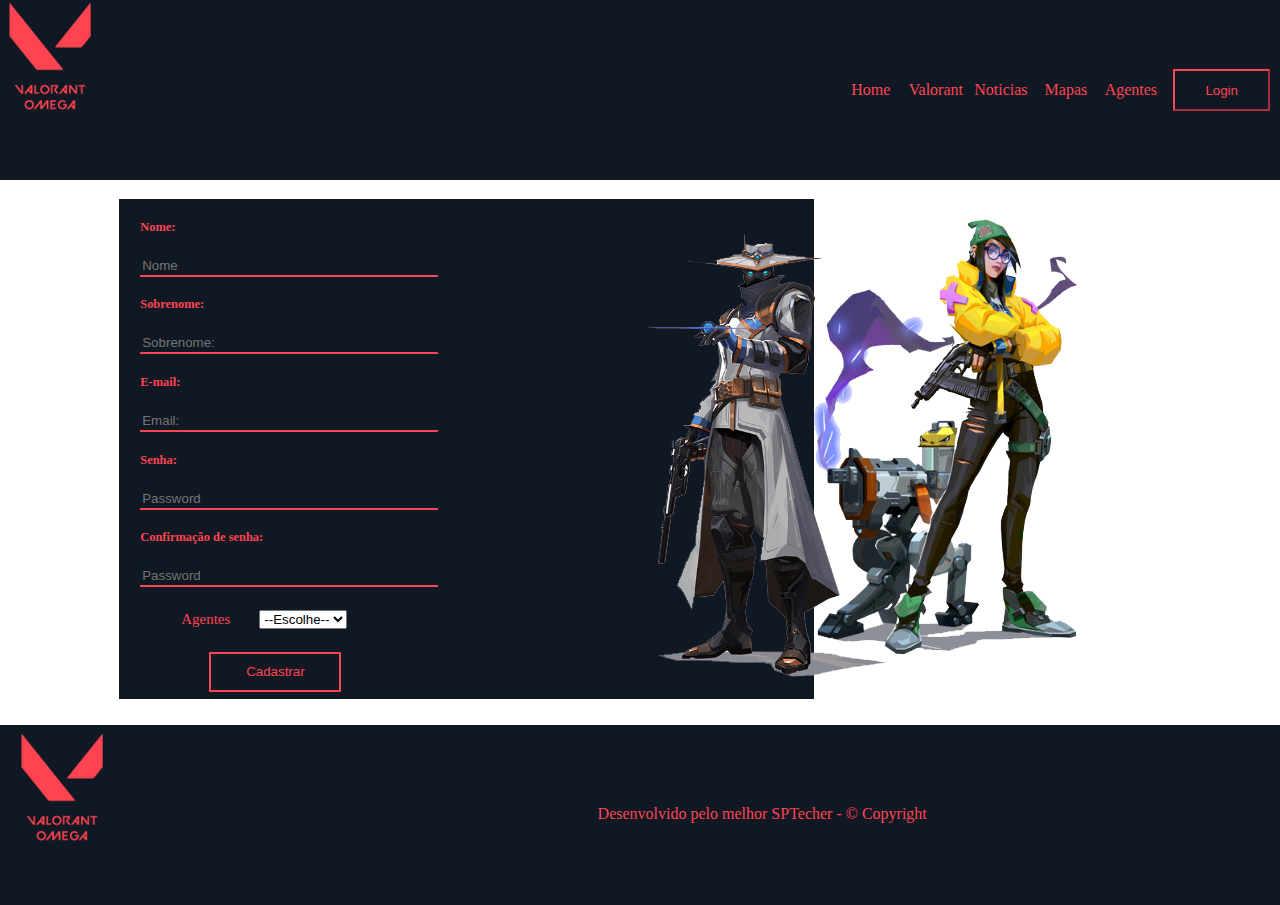
<file: Site estático final/site/public/cadastro.html>
<!DOCTYPE html>
<html lang="pt-BR">
<head>
    <meta charset="UTF-8">
    <meta http-equiv="X-UA-Compatible" content="IE=edge">
    <meta name="viewport" content="width=device-width, initial-scale=1.0">
    <link rel="icon" type="imagem/png" href="./assets/logo-valorantomega.png">
    <link rel="stylesheet" href="./js/funcoes.js">
    <script src="./js/funcoes.js"></script>
    <link rel="stylesheet" href="./css/cadastro.css">
    <title>Cadastro</title>
</head>
<body>

    <!-- HEADER -->
    <div class="header">
        <div class="container">
            <img src="./assets/logo-valorantomega.png" width="100px" alt="">
        </div>
            <div class="navbar">
                <ul>
                    <li><a href="./index.html">Home</a></li>
                    <li><a href="#social">Valorant</a></li>
                    <li><a href="#noticia">Noticias</a></li>
                    <li><a href="mapa.html">Mapas</a></li>
                    <li><a href="agente.html">Agentes</a></li>
                 </ul>
                    <button class="button"><a href="login.html">Login</a></button>
            </div>
    </div>

    <!-- BANNER -->
    <div class="banner">
        <div class="cadastro">
            <div class="form">
                <div class="campo">
                    <h5>Nome:</h5>
                    <input type="text" id="nome_input" placeholder="Nome">
                </div>
                <div class="campo">
                    <h5>Sobrenome:</h5>
                    <input type="text" id="sobrenome_input" placeholder="Sobrenome:">
                </div>
                <div class="campo">
                    <h5>E-mail:</h5>
                    <input type="email" id="email_input" placeholder="Email:">
                </div>
                <div class="campo">
                    <h5>Senha:</h5>
                    <input type="password" id="senha_input" placeholder="Password">
                </div>
                <div class="campo">
                    <h5>Confirmação de senha:</h5>
                    <input type="password" id="confirmacao_senha_input" placeholder="Password">
                </div>

                <div class="personagem">
                    <label>Agentes</label>
                    <select name="agentes" id="sel_agente">
                        <option value="">--Escolhe--</option>
                        <option value="1">Brimstone</option>
                        <option value="2">Phoenix</option>
                        <option value="3">Sage</option>
                        <option value="4">Sova</option>
                        <option value="5">Viper</option>
                        <option value="6">Cypher</option>
                        <option value="7">Reyna</option>
                        <option value="8">Killjoy</option>
                        <option value="9">Breach</option>
                        <option value="10">Omen</option>
                        <option value="11">Jett</option>
                        <option value="12">Raze</option>
                        <option value="13">Skye</option>
                        <option value="14">Yoru</option>
                        <option value="15">Astra</option>
                        <option value="16">Kay/o</option>
                        <option value="17">Chamber</option>
                        <option value="18">Neon</option>
                        <option value="19">Fade</option>
                        <option value="20">Harbor</option>
                    </select>
                </div>

                <button onclick="cadastrar()">Cadastrar</button>
                
                <!-- <div class="info">
                    <h4>Esqueceu a senha?</h4>
                </div> -->
            </div>
            <div class="imagem">
                <img src="./assets/img_cadastro.png" alt="">
            </div>
        </div>
    </div>

    <!-- FOOTER -->
    <div class="footer">
        <div class="logo">
            <img src="./assets/logo-valorantomega.png" width="100px" alt="">
        </div>
        <p>Desenvolvido pelo melhor SPTecher - &copy; Copyright</p>
</div>
</body>
</html>
<script>
    function cadastrar() {
        // aguardar();

        //Recupere o valor da nova input pelo nome do id
        // Agora vá para o método fetch logo abaixo
        var nomeVar = nome_input.value;
        var sobrenomeVar = sobrenome_input.value;
        var emailVar = email_input.value;
        var senhaVar = senha_input.value;
        var confirmacaoSenhaVar = confirmacao_senha_input.value;
        var fkagenteVar = sel_agente.value;

        
        if (nomeVar == "" || sobrenomeVar == "" || emailVar == "" || senhaVar == "" || confirmacaoSenhaVar == "" || fkagenteVar == "") {
            // cardErro.style.display = "block"
            mensagem_erro.innerHTML = "(Mensagem de erro para todos os campos em branco)";
            
            // finalizarAguardar();
            return false;
        }
        else {
            setInterval(sumirMensagem, 5000)
        }
        
        // Enviando o valor da nova input
        fetch("/usuarios/cadastrar", {
            method: "POST",
            headers: {
                "Content-Type": "application/json"
            },
            body: JSON.stringify({
                // crie um atributo que recebe o valor recuperado aqui
                // Agora vá para o arquivo routes/usuario.js
                nomeServer: nomeVar,
                sobrenomeServer: sobrenomeVar,
                emailServer: emailVar,
                senhaServer: senhaVar,
                confimacaosenhaServer: confirmacaoSenhaVar,
                fkagenteServer: fkagenteVar,
            })

        }).then(function (resposta) {

            console.log("resposta: ", resposta);

            if (resposta.ok) {
                // cardErro.style.display = "block";

                alert("Cadastro realizado com sucesso! Redirecionando para tela de Login...");

                setTimeout(() => {
                    window.location = "/login.html";
                }, "2000")
                
                limparFormulario();
                // finalizarAguardar();
            } else {
                throw ("Houve um erro ao tentar realizar o cadastro!");
            }
        }).catch(function (resposta) {
            console.log(`#ERRO: ${resposta}`);
            // finalizarAguardar();
        });

        return false;
    }

    function sumirMensagem() {
        // cardErro.style.display = "none"
    }

</script>
</file>
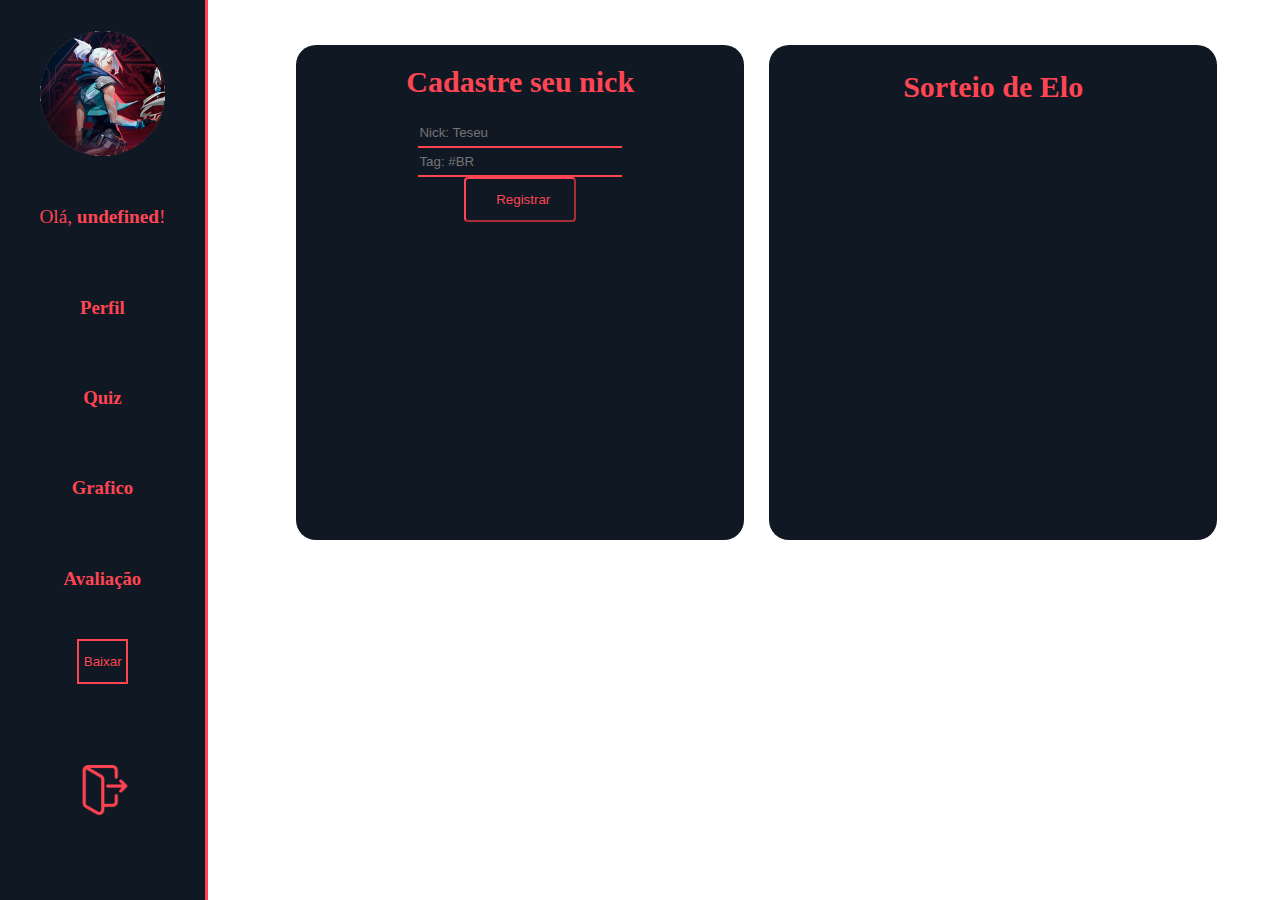
<file: Site estático final/site/public/elo.html>
<!DOCTYPE html>
<html lang="en">
<head>
    <meta charset="UTF-8">
    <meta http-equiv="X-UA-Compatible" content="IE=edge">
    <meta name="viewport" content="width=device-width, initial-scale=1.0">
    <link rel="stylesheet" href="./js/funcoes.js">
    <script src="./js/funcoes.js"></script>
    <link rel="stylesheet" href="./css/elo.css">
    <link rel="icon" type="imagem/png" href="./assets/logo-valorantomega.png">
    <title>Sorteio</title>
</head>
<body>
    <div class="janela">
        <div class="header-left">

            <img src="./assets/perfil01.png" class="userimg">

            <div class="hello">
                <h3>Olá, <span id="b_usuario">usuário</span>!</h3>
            </div>

            <div class="btn-nav-white">
                <a href="./perfil.html">
                    <h3>Perfil</h3>
                </a>
            </div>

            <div class="btn-nav-white">
                <a href="./quiz.html">
                    <h3>Quiz</h3>
                </a>
            </div>
    
            <div class="btn-nav-white">
                <a href="./dashboard.html">
                    <h3>Grafico</h3>
                </a>
            </div>

            <div class="btn-nav-white">
                <a href="./mural.html">
                    <h3>Avaliação</h3>
                </a>
            </div>

        
            <button onclick="baixar()"><a href="https://playvalorant.com/pt-br/" target="_blank" rel="noopener noreferrer">Baixar</a></button>

            <div class="btn-logout" onclick="limparSessao()">
                <img src="./assets/sair.png" class="logout">
                
            </div>
        </div>

        <div class="caixa">
            <h1>Cadastre seu nick</h1>
            <input type="text" placeholder="Nick: Teseu" id="in_nick">
            <input type="text" placeholder="Tag: #BR" id="in_tag">
            <button onclick="registrar()">Registrar</button>
            <div id="div_mensagem" class="mensagem"></div>
        </div>
        
        <div class="resposta">
            <h2>Sorteio de Elo</h2>
            <button onclick="sorteio()" style="display: none;" id="sorteio">sorteio</button>
            <div id="div_sorteio" class="sorteio"></div>
        </div>
    </div>


</body>
</html>
<script>
    b_usuario.innerHTML = sessionStorage.NOME_USUARIO;

    var lista = []
    function registrar(){
        var nick = in_nick.value;
        var tag = in_tag.value;

        if(nick == "" || tag == ""){
            alert('Inválido! Verifique o preenchimento dos campos e tente novamente!')
        }else{
            var registrado = {
                nick: nick,
                tag: tag,
            }
            lista.push(registrado)
        }
        alert('Registrado com sucesso')
        div_mensagem.innerHTML = `Registrado:<br>
        Nick: ${registrado.nick} <br>  Tag: ${registrado.tag}`
        document.getElementById('sorteio').style.display ='block'
    }

    function sorteio() {
        var sorteio = parseInt(1 + Math.random() * 25)
        if(sorteio == 1){
            div_sorteio.innerHTML = `<img src="./assets/Ferro1.png" width="150px"> <br>`
        }else if(sorteio == 2){
            div_sorteio.innerHTML = `<img src="./assets/Ferro2.png" width="150px"<br>`
        }else if(sorteio == 3){
            div_sorteio.innerHTML = `<img src="./assets/Ferro3.png" width="150px"<br>`
        }else if(sorteio == 4){
            div_sorteio.innerHTML = `<img src="./assets/Bronze1.png" width="150px"<br>`
        }else if(sorteio == 5){
            div_sorteio.innerHTML = `<img src="./assets/Bronze2.png" width="150px"<br>`
        }else if(sorteio == 6){
            div_sorteio.innerHTML = `<img src="./assets/Bronze3.png" width="150px"<br>`
        }else if(sorteio == 7){
            div_sorteio.innerHTML = `<img src="./assets/Prata1.png" width="150px"<br>`
        }else if(sorteio == 8){
            div_sorteio.innerHTML = `<img src="./assets/Prata2.png" width="150px"<br>`
        }else if(sorteio == 9){
            div_sorteio.innerHTML = `<img src="./assets/Prata3.png" width="150px"<br>`
        }else if(sorteio == 10){
            div_sorteio.innerHTML = `<img src="./assets/Ouro1.png" width="150px"<br>`
        }else if(sorteio == 10){
            div_sorteio.innerHTML = `<img src="./assets/Ouro2.png" width="150px"<br>`
        }else if(sorteio == 11){
            div_sorteio.innerHTML = `<img src="./assets/Ouro3.png" width="150px"<br>`
        }else if(sorteio == 12){
            div_sorteio.innerHTML = `<img src="./assets/Platina1.png" width="150px"<br>`
        }else if(sorteio == 13){
            div_sorteio.innerHTML = `<img src="./assets/Platina2.png" width="150px"<br>`
        }else if(sorteio == 14){
            div_sorteio.innerHTML = `<img src="./assets/Platina3.png" width="150px"<br>`
        }else if(sorteio == 15){
            div_sorteio.innerHTML = `<img src="./assets/Diamante1.png" width="150px"<br>`
        }else if(sorteio == 16){
            div_sorteio.innerHTML = `<img src="./assets/Diamante2.png" width="150px"<br>`
        }else if(sorteio == 17){
            div_sorteio.innerHTML = `<img src="./assets/Diamante3.png" width="150px"<br>`
        }else if(sorteio == 18){
            div_sorteio.innerHTML = `<img src="./assets/ascendente1.png" width="150px"<br>`
        }else if(sorteio == 19){
            div_sorteio.innerHTML = `<img src="./assets/ascendente2.png" width="150px"<br>`
        }else if(sorteio == 20){
            div_sorteio.innerHTML = `<img src="./assets/ascendente3.png" width="150px"<br>`
        }else if(sorteio == 21){
            div_sorteio.innerHTML = `<img src="./assets/Immortal1.png" width="150px"<br>`
        }else if(sorteio == 22){
            div_sorteio.innerHTML = `<img src="./assets/Immortal2.png" width="150px"<br>`
        }else if(sorteio == 23){
            div_sorteio.innerHTML = `<img src="./assets/Imortal3.png" width="150px"<br>`
        }else if(sorteio == 24){
            div_sorteio.innerHTML = `<img src="./assets/Radiante1.png" width="150px"<br>`
        }

        if(sorteio < 12){
            div_sorteio.innerHTML += 'Agente você não esta preparado pra batalha<br>'
        }else if(sorteio <= 13){
            div_sorteio.innerHTML += 'Agente você esta no caminho certo, lute mais<br>'
        }else{
            div_sorteio.innerHTML += 'Parabéns!! agente você foi confocado pro squad do Brimstone'
        }
    }

</script>
</file>
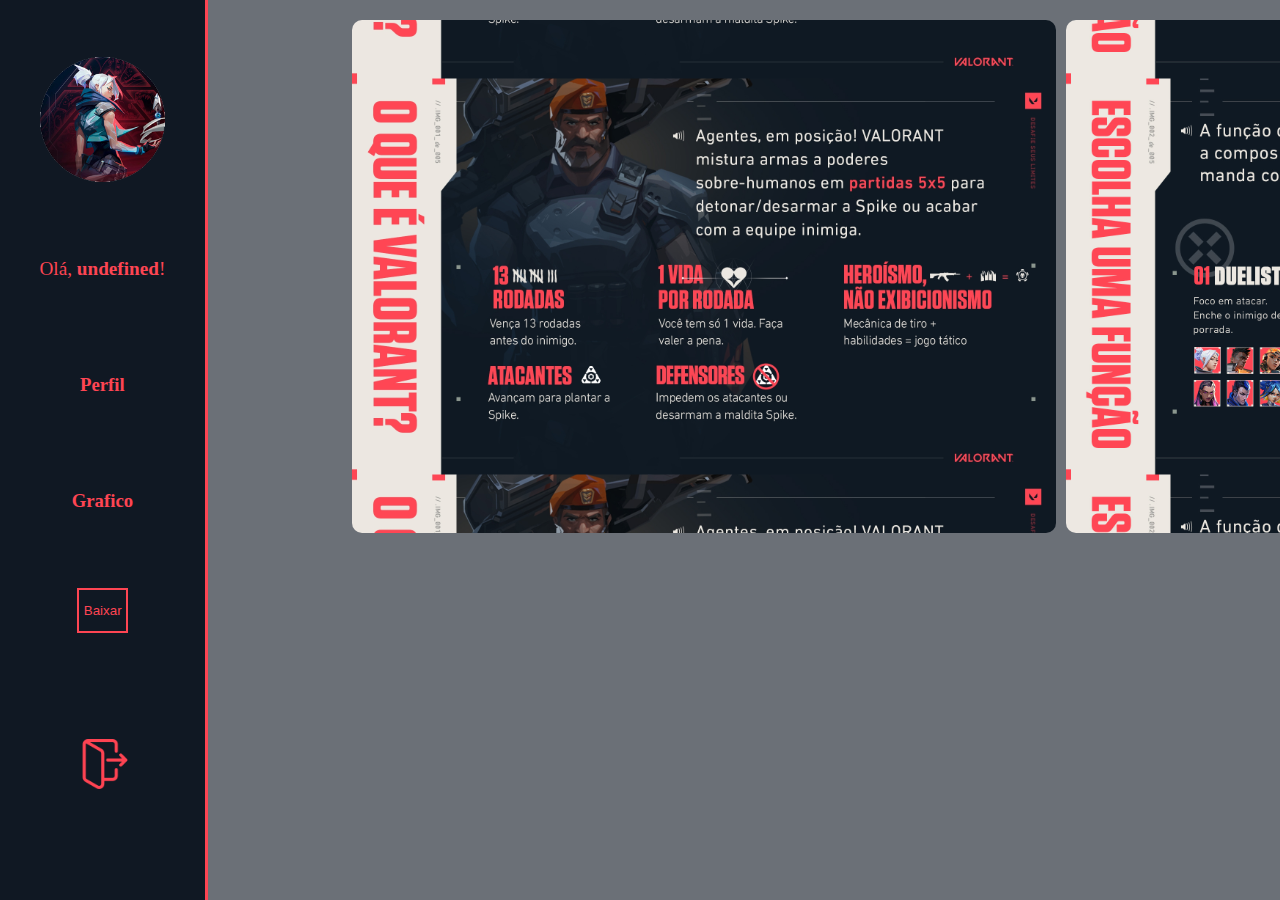
<file: Site estático final/site/public/guia.html>
<!DOCTYPE html>
<html lang="pt-BR">
<head>
    <meta charset="UTF-8">
    <meta http-equiv="X-UA-Compatible" content="IE=edge">
    <meta name="viewport" content="width=device-width, initial-scale=1.0">
    <link rel="stylesheet" href="./js/funcoes.js">
    <script src="./js/funcoes.js"></script>
    <link rel="stylesheet" href="./css/guia.css">
    <link rel="icon" type="imagem/png" href="./assets/logo-valorantomega.png">
    <title>Guia para iniciantes</title>
</head>
<body>
    <div class="janela">
        <div class="header-left">

            <img src="./assets/perfil01.png" class="userimg">

            <div class="hello">
                <h3>Olá, <span id="b_usuario">usuário</span>!</h3>
            </div>

            <div class="btn-nav-white">
                <a href="./perfil.html">
                    <h3>Perfil</h3>
                </a>
            </div>


    
            <div class="btn-nav-white">
                <a href="./dashboard.html">
                    <h3>Grafico</h3>
                </a>
            </div>

        
            <button onclick="baixar()"><a href="https://playvalorant.com/pt-br/" target="_blank" rel="noopener noreferrer">Baixar</a></button>

            <div class="btn-logout" onclick="limparSessao()">
                <img src="./assets/sair.png" class="logout">
                
            </div>
        </div>
    </div>

    <div class="guia">
        
        <div class="passo1">
            <div class="img1"></div>
        </div>

        
        <div class="passo2">
            <div class="img2"></div>
        </div>

        
        <div class="passo3">
            <div class="img3"></div>
        </div>

        
        <div class="passo4">
            <div class="img4"></div>
        </div>
        

        <div class="passo5">
            <div class="img5"></div>
        </div>

        
        <div class="passo6">
            <div class="img6"></div>
        </div>

        
        <div class="passo7">
            <div class="img7"></div>
        </div>
    </div>


    <!-- <div class=""></div> -->
</body>
</html>

<script>

    b_usuario.innerHTML = sessionStorage.NOME_USUARIO;

</script>
</file>
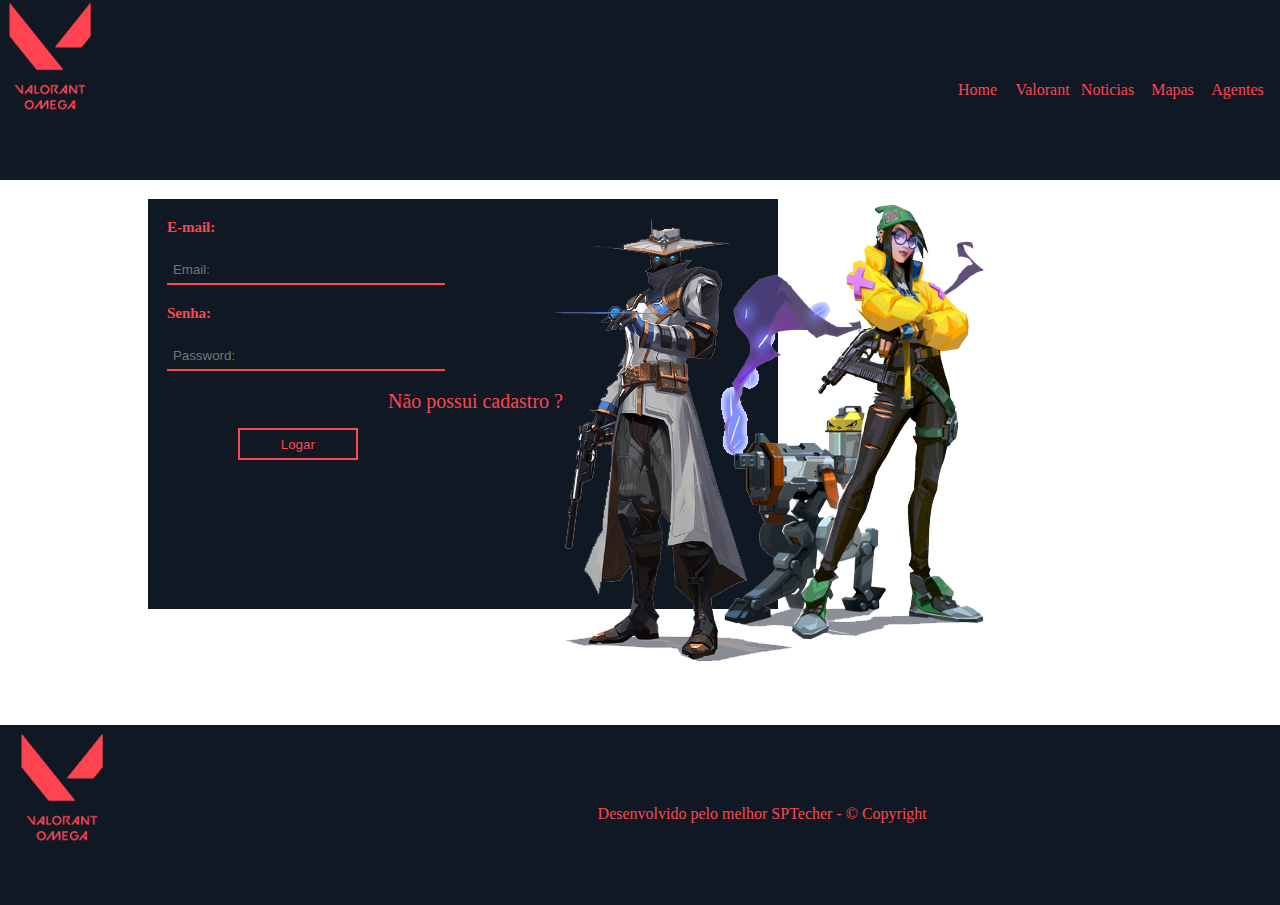
<file: Site estático final/site/public/login.html>
<!DOCTYPE html>
<html lang="pt-BR">
<head>
    <meta charset="UTF-8">
    <meta http-equiv="X-UA-Compatible" content="IE=edge">
    <meta name="viewport" content="width=device-width, initial-scale=1.0">
    <link rel="icon" type="imagem/png" href="./assets/logo-valorantomega.png">
    <link rel="stylesheet" href="./js/funcoes.js">
    <script src="./js/funcoes.js"></script>
    <link rel="stylesheet" href="./css/login.css">
    <title>Login</title>
</head>
<body>
        <!-- HEADER -->
        <div class="header">
            <div class="container">
                <img src="./assets/logo-valorantomega.png" width="100px" alt="">
            </div>
                <div class="navbar">
                    <ul>
                        <li><a href="./index.html">Home</a></li>
                        <li><a href="">Valorant</a></li>
                        <li><a href="">Noticias</a></li>
                        <li><a href="mapa.html">Mapas</a></li>
                        <li><a href="agente.html">Agentes</a></li>
                    </ul>
                </div>
        </div>

        <!-- BANNER -->
        <div class="banner">
            <div class="cadastro">
                <div class="form">
                    <div class="campo">
                        <h4>E-mail:</h4>
                        <input type="email" id="email_input" placeholder="Email:">
                    </div>
                    <div class="campo">
                        <h4>Senha:</h4>
                        <input type="password" id="senha_input" placeholder="Password:">
                    </div>
                    <label>Não possui<a href="./cadastro.html"> cadastro</a>?</label>
                    <button onclick="entrar()">Logar</a></button>
                </div>
                <div class="imagem">
                    <img src="./assets/img_cadastro.png" alt="">
                </div>
            </div>
        </div>

    <!-- FOOTER -->
    <div class="footer">
        <div class="logo">
            <img src="./assets/logo-valorantomega.png" width="100px" alt="">
        </div>
        <p>Desenvolvido pelo melhor SPTecher - &copy; Copyright</p>
</div>
</body>
</html>
<script>


    function entrar() {
        // aguardar();

        var emailVar = email_input.value;
        var senhaVar = senha_input.value;

         if (emailVar == "" || senhaVar == "") {
            // cardErro.style.display = "block"
            alert("Mensagem de erro para todos os campos em branco");
            // finalizarAguardar();
            return false;
        }else {
            alert("Feito o login")
            setInterval(sumirMensagem, 5000)
        }

        console.log("FORM LOGIN: ", emailVar);
        console.log("FORM SENHA: ", senhaVar);

        fetch("/usuarios/autenticar", {
            method: "POST",
            headers: {
                "Content-Type": "application/json"
            },
            body: JSON.stringify({
                emailServer: emailVar,
                senhaServer: senhaVar
            })
        }).then(function (resposta) {
            console.log("ESTOU NO THEN DO entrar()!")

            if (resposta.ok) {
                console.log(resposta);

                resposta.json().then(json => {
                    console.log(json);
                    console.log(JSON.stringify(json));

                    sessionStorage.EMAIL_USUARIO = json.email;
                    sessionStorage.NOME_USUARIO = json.nome;
                    sessionStorage.ID_USUARIO = json.idusuario;

                    setTimeout(function () {
                        window.location = "./perfil.html";
                    }, 1000); // apenas para exibir o loading

                });

            } else {

                console.log("Houve um erro ao tentar realizar o login!");

                resposta.text().then(texto => {
                    console.error(texto);
                    // finalizarAguardar(texto);
                });
            }

        }).catch(function (erro) {
            console.log(erro);
        })

        return false;
    }

    function sumirMensagem() {
        // cardErro.style.display = "none"
    }

</script>
</file>
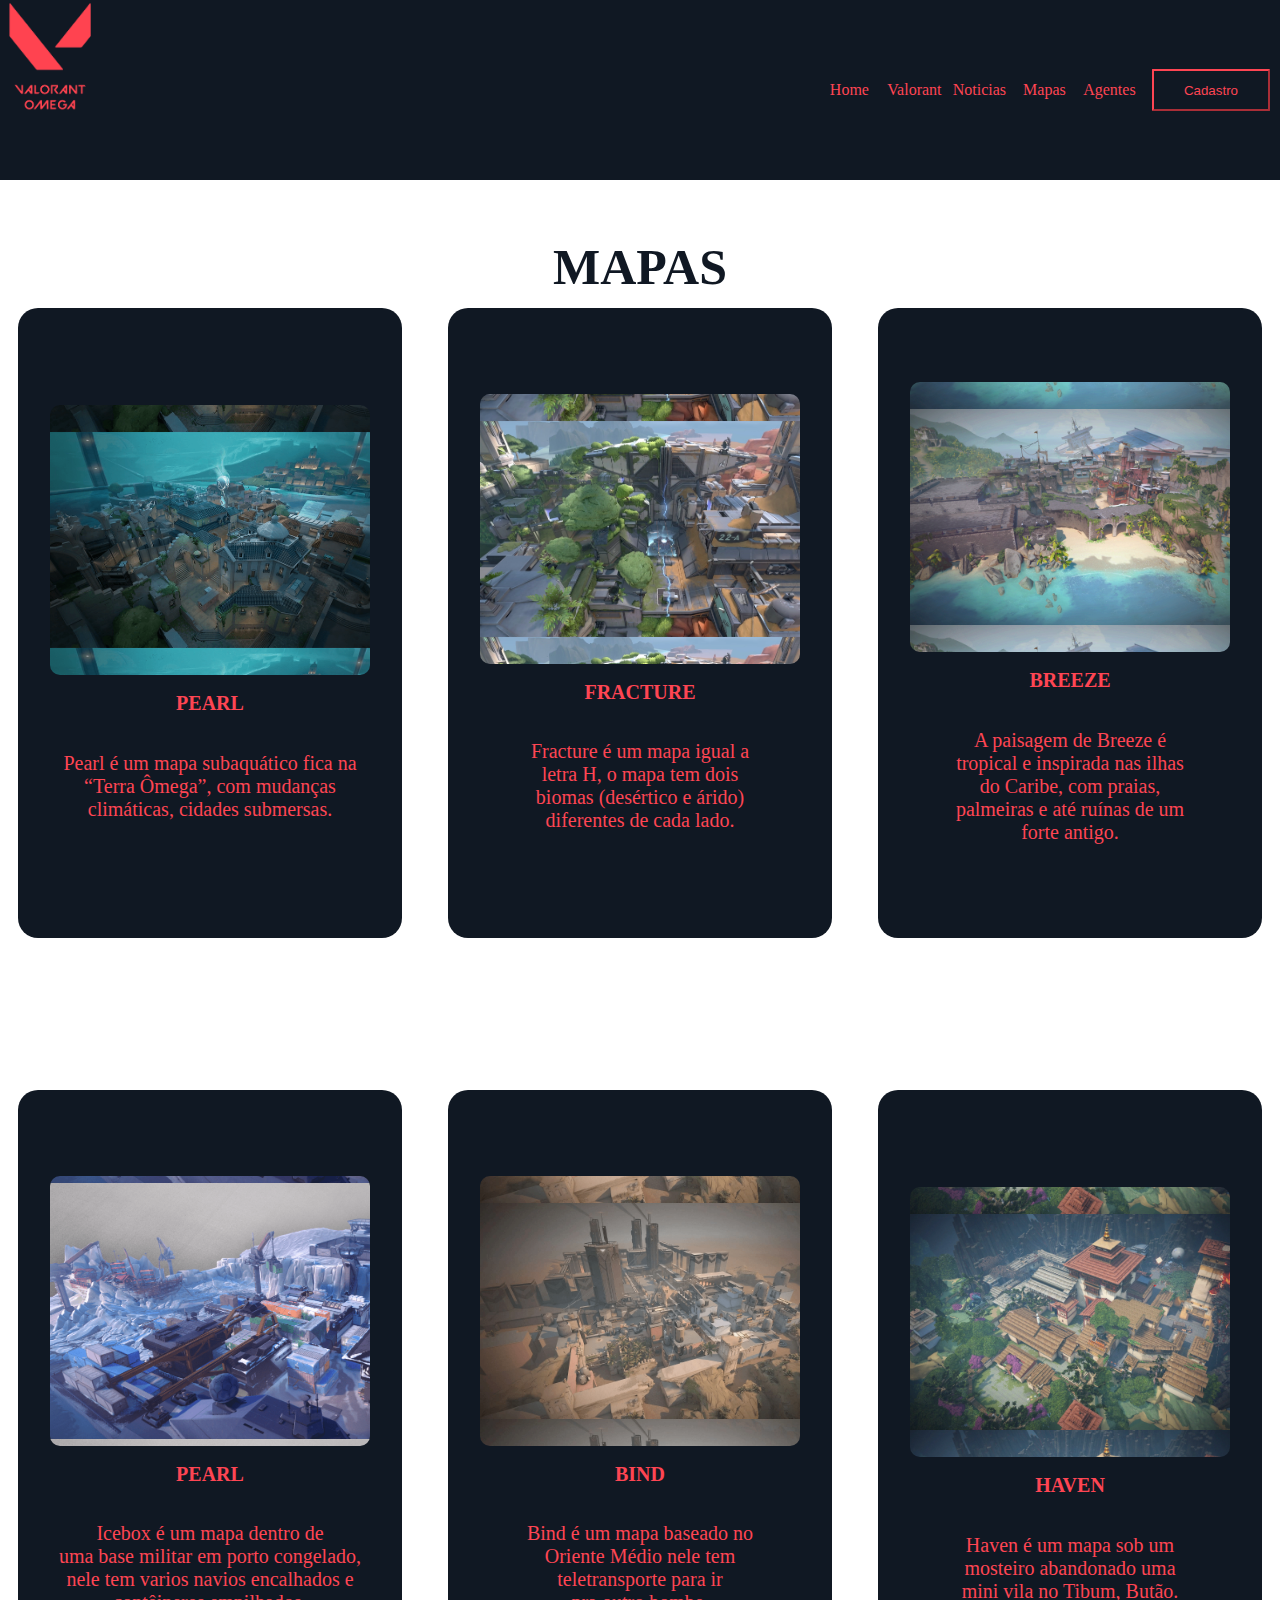
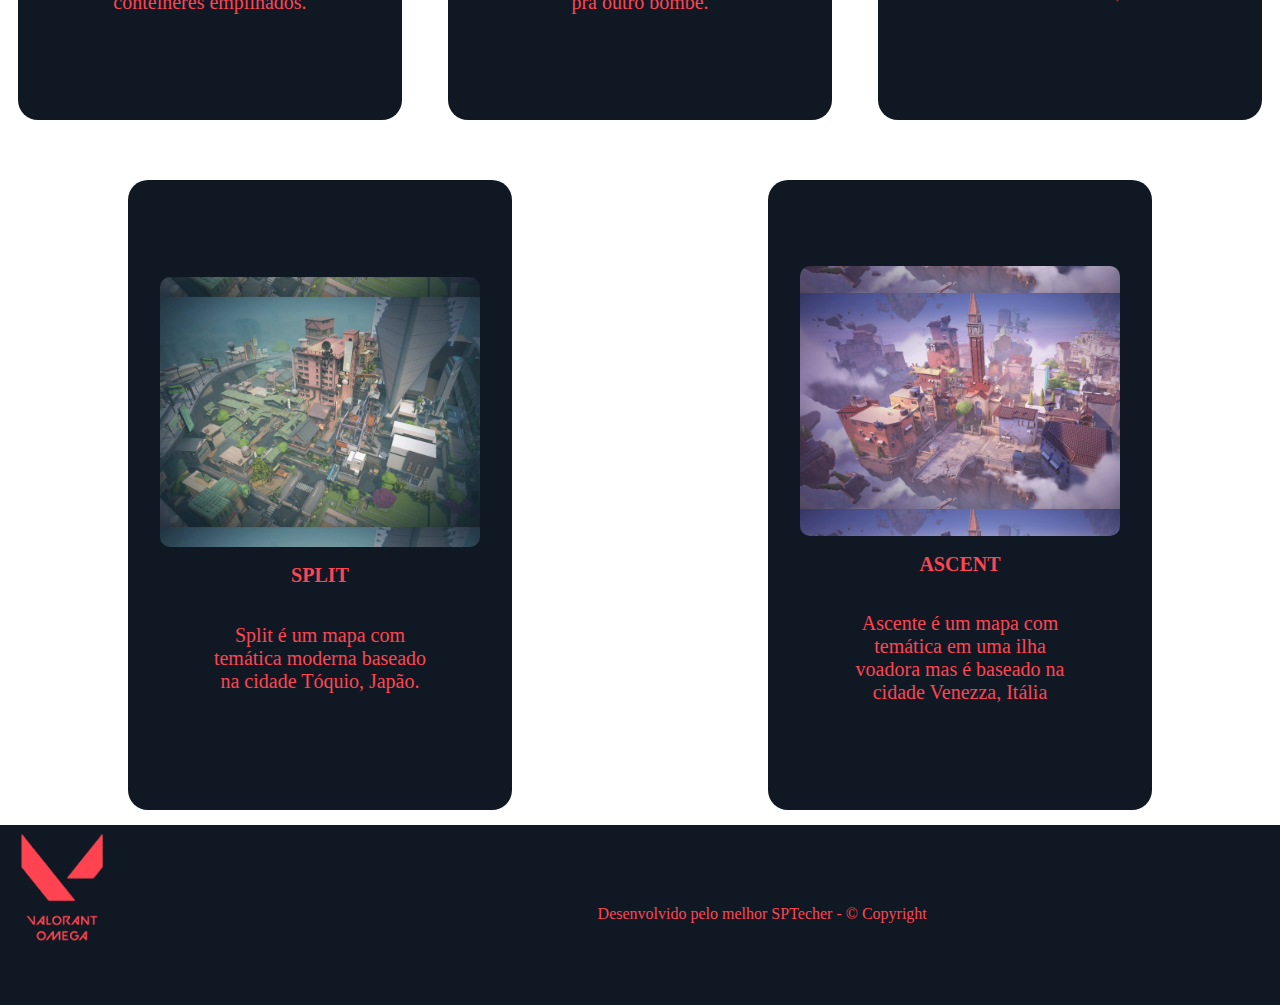
<file: Site estático final/site/public/mapa.html>
<!DOCTYPE html>
<html lang="pt-BR">
<head>
    <meta charset="UTF-8">
    <meta http-equiv="X-UA-Compatible" content="IE=edge">
    <meta name="viewport" content="width=device-width, initial-scale=1.0">
    <link rel="stylesheet" href="./js/funcoes.js">
    <script src="./js/funcoes.js"></script>
    <link rel="icon" type="imagem/png" href="./assets/logo-valorantomega.png">
    <link rel="stylesheet" href="css/mapa.css">
    <title>Mapas</title>
</head>
<body>
    <!-- HEADER -->
    <div class="header">
        <div class="container">
            <img src="./assets/logo-valorantomega.png" width="100px" alt="">
        </div>

            <div class="navbar">
                <ul>
                    <li><a href="index.html">Home</a></li>
                    <li><a href="">Valorant</a></li>
                    <li><a href="">Noticias</a></li>
                    <li><a href="#mapa">Mapas</a></li>
                    <li><a href="agente.html">Agentes</a></li>
                </ul>
                    <button class="button"><a href="cadastro.html">Cadastro</a></button>
            </div>
    </div>


    <!-- banner -->
    <div class="banner">
        <h3>MAPAS</h3>
        <div class="caixas">
            <div class="caixa">
                <div class="img1"></div>
                    <h2>PEARL</h2>
                <p>Pearl é um mapa subaquático fica na<br>
                    “Terra Ômega”, com mudanças <br>
                    climáticas, cidades submersas.</p>
            </div>
            <div class="caixa">
                <div class="img2"></div>
                <h2>FRACTURE</h2>
                <p>Fracture é um mapa igual a<br>
                    letra H, o mapa tem dois<br> 
                    biomas (desértico e árido)<br>
                     diferentes de cada lado.</p>
            </div>
            <div class="caixa">
                <div class="img3"></div>
                <h2>BREEZE</h2>
                <p>A paisagem de Breeze é<br>
                    tropical e inspirada nas ilhas<br> 
                    do Caribe, com praias, <br>
                    palmeiras e até ruínas de um <br>
                    forte antigo.</p>
            </div>
        </div>
    </div>


    <!-- Social -->
    <div class="social">
        <div class="boxs">
            <div class="box">
                <div class="img4"></div>
                <h2>PEARL</h2>
                <p>Icebox é um mapa dentro de <br>
                uma base militar em porto congelado,<br> 
                nele tem varios navios encalhados e <br>
                contêineres empilhados.</p>
            </div>

            <div class="box">
                <div class="img5"></div>
                <h2>BIND</h2>
                <p>Bind é um mapa baseado no <br>
                    Oriente Médio nele tem <br>
                    teletransporte para ir <br>
                    pra outro bombe.</p>
            </div>

            <div class="box">
                <div class="img6"></div>
                <h2>HAVEN</h2>
                <p>Haven é um mapa sob um <br>
                    mosteiro abandonado uma<br>
                    mini vila no Tibum, Butão.</p>
            </div>
        </div>
        <div class="box3">
            <div class="box">
                <div class="img7"></div>
                <h2>SPLIT</h2>
                <p>Split é um mapa com <br>
                temática moderna baseado<br>
                na cidade Tóquio, Japão.</p>
            </div>

            <div class="box">
                <div class="img8"></div>
                <h2>ASCENT</h2>
                <p>Ascente é um mapa com<br>
                temática em uma ilha<br>
                voadora mas é baseado na<br>
                cidade Venezza, Itália</p>
            </div>
        </div>
    </div>


    <!-- FOOTER -->
    <div class="footer">
        <div class="logo">
            <img src="./assets/logo-valorantomega.png" width="100px" alt="">
        </div>
            <p>Desenvolvido pelo melhor SPTecher - &copy; Copyright</p>
    </div>
</body>
</html>
</file>
<file: css/index.css>
body{
    margin: 0;
    padding: 0;
    box-sizing: border-box;
}

a{
    text-decoration: none;
    color: #FE4553;
}

/* HEADER */
.header{
    width: 100%;
    height: 20vh;
    background: #101823;
    display: flex;
    justify-content: space-between;
    
}

.container {
    width: 100%;
    height: 100vh;
    /* padding: 5px; */
}

.navbar{
    display: flex;
    padding: 20px 10px;
    justify-content: center;
    align-items: center;
    gap: 10px;
}

.navbar ul{
    display: flex;
    flex-direction: row;    
}
.navbar ul li{
    justify-content: space-around;
    padding: 5px;
    list-style: none;
    width: 55px;
    justify-content: center;
    text-align: center;
}
.navbar ul li a{
    text-decoration: none;
    color: #FE4553;
}
.navbar button{
    display: flex;
    align-items: center;
    height: 30%;
    width: 25%;
    padding: 5px 30px 5px 30px;
    border-radius: 1px;
    border-color: #FE4553;
    color: #FE4553;
    background-color: Transparent;
    background-repeat:no-repeat;
}

.navbar button a{
    color: #FE4553;
}

/* BANNER */
.banner{
    width: 100%;
    height: 100vh;
    background-image: url(../assets/imagem\ home.jpg);
    background-size: cover;
}

.slogan {
    color: #FE4553;
    height: 15vh;
    display: flex;
    align-items: center;
    justify-content: space-between;
    flex-direction: column;

}
.slogan h1{
    margin: 0;
    font-size: 350%;
}


.slogan p{

    margin: 4;
    font-size: 200%;
}

/* SOBRE O JOGO */
.histo{
    display: flex;
    align-items: center;
    flex-direction: row;
    justify-content: space-evenly;
    background-color: white;
    width: 100%;
    height: 100vh;
    padding-top: 100px;
}

.sobre{
    display: flex;
    align-items: center;
    justify-content: center;
    flex-direction: column;
}

.sobre h3{
 
    line-height: 75px;
    font-size: 55px;
    color: #101823;
    text-align: center;
    
    
}

.sobre p{
    display: flex;
    align-items: center;
    flex-direction: center;
    justify-content: center;
    top: 1065px;
    left: 100vh;
    font-size: 34px;
    font-weight: 400;
    line-height: 41px;

    color: #101823;
    text-align: center;
    margin-bottom: 100px;
}

.box img{
    display: flex;
    position: relative;
    align-items: flex-start;
    justify-content: left;
    width:400px;
    height: -100px;
    left: 60px;
    top: 1050px;
}


/* Social */
.social {
    background-color: white;
    width: 100%;
    height: 100vh;
}

.caixas {
    width: 100%;
    height: 50vh;
    display: flex;
    align-items: center;
    gap: 10px;
    justify-content: space-around;

}

.social {
    display: flex;
    align-items: center;
    flex-direction: column;
    padding-top: 100px;

}
/* NOTICIA */
.social h3{
    width: 50vw;
    height: 15vh;
    font-size: 50px;
    color: #101823;
    display: flex;
    justify-content: center;
    text-align: center;
    margin-bottom: 100px;

}

.caixa {
    width: 25vw;
    height: 60vh;
    background-color: #101823;
    border-radius: 20px;
    display: flex;
    align-items: center;
    justify-content: center;
    flex-direction: column;
}

.caixa:hover{
    transform: scale(1.1);
}

.caixa .img1 {
    background-image: url(../assets/noticia01.jpg);
    width: 20vw;
    height: 25vh;
    background-size: 30vw;
    background-position: 30%;
    border-radius: 10px;
}

.caixa .img2 {
    background-image: url(../assets/noticia02.jpg);
    width: 20vw;
    height: 25vh;
    background-size: 30vw;
    background-position: 30%;
    border-radius: 10px;
}

.caixa .img3 {
    background-image: url(../assets/noticia03.jpg);
    width: 20vw;
    height: 25vh;
    background-size: 30vw;
    background-position: 30%;
    border-radius: 10px;

}

.caixa p {
    color: #FE4553;
    text-align: center;
    font-size: 20px;
}
</file>
<file: Site estático final/site/public/css/index.css>
* {
    scroll-behavior: smooth;
}

body{
    margin: 0;
    padding: 0;
    box-sizing: border-box;
}

a{
    text-decoration: none;
    color: #FE4553;
}

::-webkit-scrollbar{
    width: 10px;
}

::-webkit-scrollbar-track-piece{
    background-color: #101823;
    border-left: 1px solid #FE4553;
}

::-webkit-scrollbar-thumb:vertical,
::-webkit-scrollbar-thumb:horizontal{
    background-color: #FE4553;
}

::-webkit-scrollbar-thumb:vertical:hover,
::-webkit-scrollbar-thumb:horizontal:hover{
    background-color: white;
}

/* HEADER */
.header{
    width: 100%;
    height: 20vh;
    background: #101823;
    display: flex;
    justify-content: space-between;
    
}

.container {
    width: 100%;
    height: 100vh;
    /* padding: 5px; */
}

.navbar{
    display: flex;
    padding: 20px 10px;
    justify-content: center;
    align-items: center;
    gap: 10px;
}

.navbar ul{
    display: flex;
    flex-direction: row;    
}
.navbar ul li{
    justify-content: space-around;
    padding: 5px;
    list-style: none;
    width: 55px;
    justify-content: center;
    text-align: center;
}
.navbar ul li a{
    text-decoration: none;
    color: #FE4553;
}
.navbar button{
    display: flex;
    align-items: center;
    height: 30%;
    width: 25%;
    padding: 5px 30px 5px 30px;
    border-radius: 1px;
    border-color: #FE4553;
    color: #FE4553;
    background-color: Transparent;
    background-repeat:no-repeat;
}

.navbar button a{
    color: #FE4553;
}

/* BANNER */
.banner{
    width: 100%;
    height: 100vh;
    background-image: url(../assets/imagem\ home.jpg);
    background-size: cover;
}

.slogan {
    color: #FE4553;
    height: 15vh;
    display: flex;
    align-items: center;
    justify-content: space-between;
    flex-direction: column;

}
.slogan h1{
    margin: 0;
    font-size: 350%;
}


.slogan p{

    margin: 4;
    font-size: 200%;
}

/* SOBRE O JOGO */

iframe{
    display: flex;
    width: 655px;
    height: 455px;
    align-items: center;
    /* margin-left: 110px; */
    margin-top: 15px;
}

.histo{
    display: flex;
    align-items: center;
    flex-direction: row;
    justify-content: space-evenly;
    background-color: white;
    width: 100%;
    height: 100vh;
    padding-top: 100px;
}

.sobre{
    display: flex;
    align-items: center;
    justify-content: center;
    flex-direction: column;
}

.sobre h3{
    line-height: 75px;
    font-size: 55px;
    color: #101823;
    text-align: center;
}

.sobre p{
    display: flex;
    align-items: center;
    flex-direction: center;
    justify-content: center;
    top: 1065px;
    left: 100vh;
    font-size: 34px;
    font-weight: 400;
    line-height: 41px;

    color: #101823;
    text-align: center;
    margin-bottom: 100px;
}

.box img{
    display: flex;
    position: relative;
    align-items: flex-start;
    justify-content: left;
    width:400px;
    height: -100px;
    left: 60px;
    top: 1050px;
}


/* Social */
.social {
    background-color: white;
    width: 100%;
    height: 100vh;
}

.caixas {
    width: 100%;
    height: 50vh;
    display: flex;
    align-items: center;
    gap: 10px;
    justify-content: space-around;

}

.social {
    display: flex;
    align-items: center;
    flex-direction: column;
    padding-top: 100px;

}
/* NOTICIA */
.social h3{
    width: 50vw;
    height: 15vh;
    font-size: 50px;
    color: #101823;
    display: flex;
    justify-content: center;
    text-align: center;
    margin-bottom: 100px;

}

.caixa {
    width: 25vw;
    height: 60vh;
    background-color: #101823;
    border-radius: 20px;
    display: flex;
    align-items: center;
    justify-content: center;
    flex-direction: column;
}

.caixa:hover{
    transform: scale(1.1);
}

.caixa .img1 {
    background-image: url(../assets/noticia01.jpg);
    width: 22vw;
    height: 35vh;
    background-size: 30vw;
    background-position: 30%;
    border-radius: 10px;
}

.caixa .img2 {
    background-image: url(../assets/noticia02.jpg);
    width: 22vw;
    height: 35vh;
    background-size: 30vw;
    background-position: 30%;
    border-radius: 10px;
}

.caixa .img3 {
    background-image: url(../assets/noticia04.jpg);
    width: 22vw;
    height: 35vh;
    background-size: 30vw;
    background-position: 30%;
    border-radius: 10px;

}

.caixa p {
    color: #FE4553;
    text-align: center;
    font-size: 20px;
}

/* FOOTER */

.footer{
    width: 100%;
    height: 20vh;
    background: #101823;
    display: flex;
    justify-content: space-between;
}

.footer p{
    padding: 10px;
    margin-left: 37%;
    width: 100%;
    margin-top: 70px;
    color: #FE4553;
}

.logo img{
    padding: 2px;
    display: flex;
    margin-top: 4px;
    margin-left: 10px;
}
</file>
<file: css/agente.css>
body{
    margin: 0;
    padding: 0;
    box-sizing: border-box;
}

a{
    text-decoration: none;
    color: #FE4553;
}
/* HEADER */
.header{
    width: 100%;
    height: 20vh;
    background: #101823;
    display: flex;
    justify-content: space-between;
    
}

.container {
    width: 10vw;
    background-size: cover;
    height: 100%;
    /* padding: 5px; */
}

.navbar{
    display: flex;
    padding: 20px 10px;
    justify-content: center;
    align-items: center;
    gap: 10px;
}

.navbar ul{
    display: flex;
    flex-direction: row;    
}
.navbar ul li{
    justify-content: space-around;
    padding: 5px;
    list-style: none;
    width: 55px;
    justify-content: center;
    text-align: center;
}
.navbar ul li a{
    text-decoration: none;
    color: #FE4553;
}
.navbar button{
    display: flex;
    align-items: center;
    height: 30%;
    width: 25%;
    padding: 5px 30px 5px 30px;
    border-radius: 1px;
    border-color: #FE4553;
    color: #FE4553;
    background-color: Transparent;
    background-repeat:no-repeat;
}
.navbar button a{
    color: #FE4553;
}

/* BANNER */
.banner{
    width: 100%;
    height: 100vh;
    background-image: url(../assets/VALORANTcypher.jpg);
    background-size: cover;
}
</file>
<file: css/cadastro.css>
body{
    margin: 0;
    padding: 0;
    box-sizing: border-box;
}

a{
    text-decoration: none;
    color: #FE4553;
}
/* HEADER */
.header{
    width: 100%;
    height: 20vh;
    background: #101823;
    display: flex;
    justify-content: space-between;
    
}

.container {
    width: 10vw;
    background-size: cover;
    height: 100%;
    /* padding: 5px; */
}

.navbar{
    display: flex;
    padding: 20px 10px;
    justify-content: center;
    align-items: center;
    gap: 10px;
}

.navbar ul{
    display: flex;
    flex-direction: row;    
}
.navbar ul li{
    justify-content: space-around;
    padding: 5px;
    list-style: none;
    width: 55px;
    justify-content: center;
    text-align: center;
}
.navbar ul li a{
    text-decoration: none;
    color: #FE4553;
}
.navbar button{
    display: flex;
    align-items: center;
    height: 30%;
    width: 25%;
    padding: 5px 30px 5px 30px;
    border-radius: 1px;
    border-color: #FE4553;
    color: #FE4553;
    background-color: Transparent;
    background-repeat:no-repeat;
}
.navbar button a{
    color: #FE4553;
}

/* BANNER */

.cadastro{
    height: 520px;
    width: 70%;
    padding-bottom: 25px;
}

.form{
    margin: 8%;
    color: #FE4553;
}

.form{
    box-sizing: border-box;
    position: absolute;
    width: 695px;
    height: 520px;
    left: 17px;
    margin-top: 19px;
    background: #101823;
    backdrop-filter: blur(2px);
}

.form button{
    height: 8%;
    width: 15%;
    padding: 10px;
    border: 2px solid;
    color: #FE4553;
    background-color: transparent;
    background-repeat: no-repeat;
    position: absolute;
    margin-left: 45%;
}



.campo{
    font-size: 15px;
    justify-content: flex-start;
    margin: 3%;
}

.campo input{
    background-color: transparent;
    background-repeat: no-repeat;
    border: none;
    border-bottom: 2px solid #FE4553;
    height: 5%;
    width: 45%;
    padding: 6px;
}

.imagem{
    margin-left: 78%;
    margin-top: 15px;
    height: 50vh;
}
</file>
<file: css/login.css>
body{
    margin: 0;
    padding: 0;
    box-sizing: border-box;
}

a{
    text-decoration: none;
    color: #FE4553;
}
/* HEADER */
.header{
    width: 100%;
    height: 20vh;
    background: #101823;
    display: flex;
    justify-content: space-between;
    
}

.container {
    width: 10vw;
    background-size: cover;
    height: 100%;
    /* padding: 5px; */
}

.navbar{
    display: flex;
    padding: 20px 10px;
    justify-content: center;
    align-items: center;
    gap: 10px;
}

.navbar ul{
    display: flex;
    flex-direction: row;    
}
.navbar ul li{
    justify-content: space-around;
    padding: 5px;
    list-style: none;
    width: 55px;
    justify-content: center;
    text-align: center;
}
.navbar ul li a{
    text-decoration: none;
    color: #FE4553;
}

/* BANNER */

.cadastro{
    height: 520px;
    width: 70%;
    padding-bottom: 25px;
    
}

.form{
    margin: 8%;
    color: #FE4553;
}

.form{
    box-sizing: border-box;
    position: absolute;
    width: 695px;
    height: 520px;
    left: 17px;
    margin-top: 19px;
    background: #101823;
    backdrop-filter: blur(2px);
}

.form button{
    height: 8%;
    width: 15%;
    padding: 10px;
    border: 2px solid;
    color: #FE4553;
    background-color: transparent;
    background-repeat: no-repeat;
    position: absolute;
    margin-left: 45%;
}

.campo{
    font-size: 15px;
    justify-content: flex-start;
    margin: 3%;
}

.campo input{
    background-color: transparent;
    background-repeat: no-repeat;
    border: none;
    border-bottom: 2px solid #FE4553;
    height: 5%;
    width: 45%;
    padding: 6px;
}

.imagem{
    margin-left: 78%;
    margin-top: 15px;
    height: 50vh;
}
</file>
<file: css/mapa.css>
body{
    margin: 0;
    padding: 0;
    box-sizing: border-box;
}

a{
    text-decoration: none;
    color: #FE4553;
}


body{
    margin: 0;
    padding: 0;
    box-sizing: border-box;
}

a{
    text-decoration: none;
    color: #FE4553;
}

/* HEADER */
.header{
    width: 100%;
    height: 20vh;
    background: #101823;
    display: flex;
    justify-content: space-between;
    
}

.container {
    width: 100%;
    height: 100vh;
    /* padding: 5px; */
}

.navbar{
    display: flex;
    padding: 20px 10px;
    justify-content: center;
    align-items: center;
    gap: 10px;
}

.navbar ul{
    display: flex;
    flex-direction: row;    
}
.navbar ul li{
    justify-content: space-around;
    padding: 5px;
    list-style: none;
    width: 55px;
    justify-content: center;
    text-align: center;
}
.navbar ul li a{
    text-decoration: none;
    color: #FE4553;
}
.navbar button{
    display: flex;
    align-items: center;
    height: 30%;
    width: 25%;
    padding: 5px 30px 5px 30px;
    border-radius: 1px;
    border-color: #FE4553;
    color: #FE4553;
    background-color: Transparent;
    background-repeat:no-repeat;
}

.navbar button a{
    color: #FE4553;
}

/* BANNER */
.banner{
    width: 100%;
    height: 100vh;
    background-size: cover;
}

.banner h3{
    width: 100%;
    height: 2vh;
    line-height: 75px;
    font-size: 50px;
    color: #101823;
    text-align: center;
    margin-bottom: 100px;
}

.caixas{
    width: 100%;
    height: 50vh;
    display: flex;
    align-items: center;
    gap: 10px;
    justify-content: space-around;
}

.caixa{
    width: 30vw;
    height: 70vh;
    background-color: #101823;
    border-radius: 20px;
    display: flex;
    align-items: center;
    justify-content: center;
    flex-direction: column;
    margin-top: 100px;
}

.caixa h2{
    color: #FE4553;
    text-align: center;
    font-size: 20px;
}

.caixa .img1{
    background-image: url(../assets/Mapas/Pearl.png);
    width: 25vw;
    height: 30vh;
    background-size: 30vw;
    background-position: 30%;
    border-radius: 10px;
}

.caixa .img2{
    background-image: url(../assets/Mapas/Fracture.png);
    width: 25vw;
    height: 30vh;
    background-size: 30vw;
    background-position: 30%;
    border-radius: 10px;
}

.caixa .img3{
    background-image: url(../assets/Mapas/Breeze.png);
    width: 25vw;
    height: 30vh;
    background-size: 30vw;
    background-position: 30%;
    border-radius: 10px;
}

.caixa p{
    color:#FE4553;
    text-align: center;
    font-size: 20px;

}

.caixa:hover{
    transform: scale(1.1);
}

/* SOCIAL */

.boxs{
    width: 100%;
    height: 50vh;
    display: flex;
    align-items: center;
    gap: 10px;
    justify-content: space-around;
}

.box{
    width: 30vw;
    height: 70vh;
    background-color: #101823;
    border-radius: 20px;
    display: flex;
    align-items: center;
    justify-content: center;
    flex-direction: column;
    margin-top: 100px;
}

.box3{
    display: flex;
    justify-content: space-around;
    align-items: center;
    gap: -5px;
    margin-top: 100px;
}

.box3 .img7{
    background-image: url(../assets/Mapas/Split.jpeg);
    width: 25vw;
    height: 30vh;
    background-size: 30vw;
    background-position: 30%;
    border-radius: 10px;
}

.box3 .img8{
    background-image: url(../assets/Mapas/Ascent.png);
    width: 25vw;
    height: 30vh;
    background-size: 30vw;
    background-position: 30%;
    border-radius: 10px;
}

.box h2{
    color: #FE4553;
    text-align: center;
    font-size: 20px;
}

.box .img4{
    background-image: url(../assets/Mapas/Icebox.png);
    width: 25vw;
    height: 30vh;
    background-size: 30vw;
    background-position: 30%;
    border-radius: 10px;
}

.box .img5{
    background-image: url(../assets/Mapas/Bind.png);
    width: 25vw;
    height: 30vh;
    background-size: 30vw;
    background-position: 30%;
    border-radius: 10px;
}

.box .img6{
    background-image: url(../assets/Mapas/Haven.png);
    width: 25vw;
    height: 30vh;
    background-size: 30vw;
    background-position: 30%;
    border-radius: 10px;
}

.box1 .img7{
    background-image: url(../assets/Mapas/Split.jpeg);
    width: 25vw;
    height: 30vh;
    background-size: 30vw;
    background-position: 30%;
    border-radius: 10px;
}

.box1 .img8{
    background-image: url(../assets/Mapas/Ascent.png);
    width: 25vw;
    height: 30vh;
    background-size: 30vw;
    background-position: 30%;
    border-radius: 10px;
}

.box p{
    color: #FE4553;
    text-align: center;
    font-size: 20px;
}

.box:hover{
    transform: scale(1.1);
}
</file>
<file: Site estático final/site/public/css/agente.css>
body{
    margin: 0;
    padding: 0;
    box-sizing: border-box;
}

a{
    text-decoration: none;
    color: #FE4553;
}

::-webkit-scrollbar{
    width: 10px;
}

::-webkit-scrollbar-track-piece{
    background-color: #101823;
    border-left: 1px solid #FE4553;
}

::-webkit-scrollbar-thumb:vertical,
::-webkit-scrollbar-thumb:horizontal{
    background-color: #FE4553;
}

::-webkit-scrollbar-thumb:vertical:hover,
::-webkit-scrollbar-thumb:horizontal:hover{
    background-color: white;
}

/* HEADER */
.header{
    width: 100%;
    height: 20vh;
    background: #101823;
    display: flex;
    justify-content: space-between;
    
}

.container {
    width: 10vw;
    background-size: cover;
    height: 100%;
    /* padding: 5px; */
}

.navbar{
    display: flex;
    padding: 20px 10px;
    justify-content: center;
    align-items: center;
    gap: 10px;
}

.navbar ul{
    display: flex;
    flex-direction: row;    
}
.navbar ul li{
    justify-content: space-around;
    padding: 5px;
    list-style: none;
    width: 55px;
    justify-content: center;
    text-align: center;
}
.navbar ul li a{
    text-decoration: none;
    color: #FE4553;
}
.navbar button{
    display: flex;
    align-items: center;
    height: 30%;
    width: 25%;
    padding: 5px 30px 5px 30px;
    border-radius: 1px;
    border-color: #FE4553;
    color: #FE4553;
    background-color: Transparent;
    background-repeat:no-repeat;
}
.navbar button a{
    color: #FE4553;
}

/* BANNER */
.banner{
    width: 100%;
    height: 100vh;
    background-image: url(../assets/VALORANTcypher.jpg);
    background-size: cover;
}


.sobre{
    height: 100vh;
    display: flex;
    align-items: center;
    /* justify-content: center; */
    flex-direction: column;
}

.sobre h3{
    display: flex;
    margin-left: 52%;
    line-height: 75px;
    font-size: 40px;
    color: #FE4553;
}

.sobre label{
    display: flex;
    margin-left: 52%;
    line-height: 80px;
    font-size: 38px;
    color: #FE4553;
}

.sobre p{
    display: flex;
    margin-left: 52%;
    line-height: 80px;
    font-size: 42px;
    color: #FE4553;
    top: 1065px;
    left: 100vh;
    font-size: 31px;
    /* font-weight: 400; */
    line-height: 41px;
    
    color: #FE4553;
    text-align: center;
    margin-bottom: 100px;
}

.socio{
    height: 100vh;
    display: flex;
    align-items: center;
    /* justify-content: center; */
    flex-direction: column;
}

.socio h3{
    margin-block-start: -50%;
    justify-content: flex-start;
    display: flex;
    margin-right: 60%;
    line-height: 75px;
    font-size: 40px;
    color: #101823;
}

.socio p{
    margin-block-start: -10px;
    display: flex;
    margin-right: 60%;
    line-height: 80px;
    font-size: 31px;
    /* font-weight: 400; */
    line-height: 41px;
    
    color: white;
    text-align: center;
    margin-bottom: 100px;

}


/* SOCIAL */

.caixas{
    width: 100%;
    height: 50vh;
    display: flex;
    align-items: center;
    gap: 5px;
    justify-content: space-around;
}

.caixa{
    width: 19vw;
    height: 39vh;
    background-color: #101823;
    border-radius: 18px;
    display: flex;
    align-items: center;
    justify-content: center;
    flex-direction: column;
    margin-top: 5px;
}

.caixa h2{
    color: #FE4553;
    text-align: center;
    font-size: 20px;
}

.caixa .img1{
    background-image: url(../assets/viper.jpg);
    width: 17vw;
    height: 28vh;
    background-size: 30vw;
    background-position: 30%;
    border-radius: 10px;
}

.caixa .img2{
    background-image: url(../assets/jett.jpg);
    width: 17vw;
    height: 28vh;
    background-size: 30vw;
    background-position: 30%;
    border-radius: 10px;
}

.caixa .img3{
    background-image: url(../assets/sage.jpg);
    width: 17vw;
    height: 28vh;
    background-size: 30vw;
    background-position: 30%;
    border-radius: 10px;
}

.caixa .img4{
    background-image: url(../assets/raze.jpg);
    width: 17vw;
    height: 28vh;
    background-size: 30vw;
    background-position: 30%;
    border-radius: 10px;
}

.caixa .img5{
    background-image: url(../assets/FADE.jpg);
    width: 17vw;
    height: 28vh;
    background-size: 30vw;
    background-position: 40%;
    border-radius: 10px;
}
/* PARTE 2 */
.box2{
    display: flex;
    justify-content: space-around;
    align-items: center;
    gap: -5px;
    margin-top: 5px;
}

.box{
    width: 19vw;
    height: 39vh;
    background-color: #101823;
    border-radius: 18px;
    display: flex;
    align-items: center;
    justify-content: center;
    flex-direction: column;
    margin-top: 15px; 
}

.box h2{
    color: #FE4553;
    text-align: center;
    font-size: 20px;
}

.box .img6{
    background-image: url(../assets/astra.jpg);
    width: 18vw;
    height: 27vh;
    background-size: 30vw;
    background-position: 30%;
    border-radius: 10px;
}

.box .img7{
    background-image: url(../assets/breach.jpg);
    width: 18vw;
    height: 27vh;
    background-size: 30vw;
    /* background-position: 30%; */
    border-radius: 10px;
}

.box .img8{
    background-image: url(../assets/skye.jpg);
    width: 18vw;
    height: 29vh;
    background-size: 30vw;
    background-position: 40%;
    background-clip: content-box;
    border-radius: 10px;
}

.box .img9{
    background-image: url(../assets/chamber.jpg);
    width: 18vw;
    height: 29vh;
    background-size: 30vw;
    background-position: 40%;
    background-clip: content-box;
    border-radius: 10px;
}

.box .img10{
    background-image: url(../assets/killjoy.jpg);
    width: 18vw;
    height: 29vh;
    background-size: 30vw;
    background-position: 40%;
    background-clip: content-box;
    border-radius: 10px;
}

/* PARTE 3 */
.box3{
    display: flex;
    justify-content: space-around;
    align-items: center;
    gap: -5px;
    margin-top: 9px;
}

.box{
    width: 19vw;
    height: 39vh;
    background-color: #101823;
    border-radius: 18px;
    display: flex;
    align-items: center;
    justify-content: center;
    flex-direction: column;
    margin-top: 15px; 
}

.box .img11{
    background-image: url(../assets/brimstone.jpg);
    width: 18vw;
    height: 29vh;
    background-size: 30vw;
    background-position: 40%;
    background-clip: content-box;
    border-radius: 10px;
}

.box .img12{
    background-image: url(../assets/reyna.jpg);
    width: 18vw;
    height: 29vh;
    background-size: 30vw;
    background-position: 40%;
    background-clip: content-box;
    border-radius: 10px;
}

.box .img13{
    background-image: url(../assets/omen.jpg);
    width: 18vw;
    height: 29vh;
    background-size: 30vw;
    background-position: 40%;
    background-clip: content-box;
    border-radius: 10px;
}

.box .img14{
    background-image: url(../assets/neon.jpg);
    width: 18vw;
    height: 29vh;
    background-size: 30vw;
    background-position: 40%;
    background-clip: content-box;
    border-radius: 10px;
}

.box .img15{
    background-image: url(../assets/phoenix.jpg);
    width: 18vw;
    height: 29vh;
    background-size: 30vw;
    background-position: 40%;
    background-clip: content-box;
    border-radius: 10px;
}

/* PARTE 4 */
.box4{
    display: flex;
    justify-content: space-around;
    align-items: center;
    gap: -5px;
    margin-top: 9px;
}

.box{
    width: 19vw;
    height: 39vh;
    background-color: #101823;
    border-radius: 18px;
    display: flex;
    align-items: center;
    justify-content: center;
    flex-direction: column;
    margin-top: 15px; 
}

.box .img16{
    background-image: url(../assets/harbor.jpg);
    width: 18vw;
    height: 29vh;
    background-size: 30vw;
    background-position: 40%;
    background-clip: content-box;
    border-radius: 10px;
}

.box .img17{
    background-image: url(../assets/kayo.png);
    width: 18vw;
    height: 29vh;
    background-size: 30vw;
    background-position: 40%;
    background-clip: content-box;
    border-radius: 10px;
}

.box .img18{
    background-image: url(../assets/sova.jpg);
    width: 18vw;
    height: 29vh;
    background-size: 30vw;
    background-position: 40%;
    background-clip: content-box;
    border-radius: 10px;
}

.box .img19{
    background-image: url(../assets/yuro.png);
    width: 18vw;
    height: 29vh;
    background-size: 30vw;
    background-position: 40%;
    background-clip: content-box;
    border-radius: 10px;
}


/* FOOTER */
.footer{
    width: 100%;
    height: 20vh;
    background: #101823;
    display: flex;
    justify-content: space-between;
    margin-top: 15px;
}

.footer p{
    padding: 10px;
    margin-left: 37%;
    width: 100%;
    margin-top: 70px;
    color: #FE4553;
}

.logo img{
    padding: 2px;
    display: flex;
    margin-top: 4px;
    margin-left: 10px;
}
</file>
<file: Site estático final/site/public/css/cadastro.css>
body{
    margin: 0;
    padding: 0;
    box-sizing: border-box;
}

a{
    text-decoration: none;
    color: #FE4553;
}

::-webkit-scrollbar{
    width: 10px;
}

::-webkit-scrollbar-track-piece{
    background-color: #101823;
    border-left: 1px solid #FE4553;
}

::-webkit-scrollbar-thumb:vertical,
::-webkit-scrollbar-thumb:horizontal{
    background-color: #FE4553;
}

::-webkit-scrollbar-thumb:vertical:hover,
::-webkit-scrollbar-thumb:horizontal:hover{
    background-color: white;
}

/* HEADER */
.header{
    width: 100%;
    height: 20vh;
    background: #101823;
    display: flex;
    justify-content: space-between;
    
}

.container {
    width: 10vw;
    background-size: cover;
    height: 100%;
    /* padding: 5px; */
}

.navbar{
    display: flex;
    padding: 20px 10px;
    justify-content: center;
    align-items: center;
    gap: 10px;
}

.navbar ul{
    display: flex;
    flex-direction: row;    
}
.navbar ul li{
    justify-content: space-around;
    padding: 5px;
    list-style: none;
    width: 55px;
    justify-content: center;
    text-align: center;
}
.navbar ul li a{
    text-decoration: none;
    color: #FE4553;
}
.navbar button{
    display: flex;
    align-items: center;
    height: 30%;
    width: 25%;
    padding: 5px 30px 5px 30px;
    border-radius: 1px;
    border-color: #FE4553;
    color: #FE4553;
    background-color: Transparent;
    background-repeat:no-repeat;
}
.navbar button a{
    color: #FE4553;
}

/* BANNER */

.cadastro{
    height: 520px;
    width: 70%;
    padding-bottom: 25px;
}

.form{
    margin: 8%;
    color: #FE4553;
}

.form{
    box-sizing: border-box;
    position: absolute;
    width: 695px;
    height: 500px;
    left: 17px;
    margin-top: 19px;
    background: #101823;
    backdrop-filter: blur(2px);
}

.form button{
    height: 8%;
    width: 19%;
    padding: 10px;
    border: 2px solid;
    color: #FE4553;
    background-color: transparent;
    background-repeat: no-repeat;
    position: absolute;
    margin-left: 90px;
    margin-top: 15px;
}

.campo{
    font-size: 15px;
    justify-content: flex-start;
    margin: 3%;
}

.campo input{
    background-color: transparent;
    background-repeat: no-repeat;
    border: none;
    border-bottom: 2px solid #FE4553;
    height: 5%;
    width: 45%;
    padding: 2px;
    color: white;
}

.personagem label{
    font-size: 15px;
    justify-content: flex-start;
    margin: 8%;
}

.personagem {
    margin-left: 5%;
    height: 5%;
    width: 45%;
    padding: 2px;
}

.info{
    display: flex;
    justify-content: flex-end;
    flex-direction: column;
    margin-left: 35%;
    color: #FE4553;
    font-size: 18px;
    width: 35%;
    margin-top: -10px;
}

.info {
    display: flex;
    justify-content: start;
    align-items: center;
}

.imagem{
    position: absolute;
    z-index: 1;
    left: -450px;
    margin-left: 78%;
    margin-top: -20px;
    height: 50vh;
}

/* FOOTER */
.footer{
    width: 100%;
    height: 20vh;
    background: #101823;
    display: flex;
    justify-content: space-between;
}

.footer p{
    padding: 10px;
    margin-left: 37%;
    width: 100%;
    margin-top: 70px;
    color: #FE4553;
}

.logo img{
    padding: 2px;
    display: flex;
    margin-top: 4px;
    margin-left: 10px;
}
</file>
<file: Site estático final/site/public/css/elo.css>
body{
    background-color: white;
    margin: 0;
    padding: 0;
    box-sizing: border-box;
}

.janela {
    display: flex;
    margin-left: 4%;
    width: auto;
}

.header-left a {
    text-decoration: none;
    color: #fe4553;
}

.header-left {
    position: fixed;
    top: 0;
    left: 0;
    z-index: 999;
    height: 100vh;
    width: 16vw;
    display: flex;
    flex-direction: column;
    justify-content: space-evenly;
    align-items: center;
    border-right: 3px solid #fe4553;
    background-color: #101823;
}

.header-left h1 {
    color: #fe4553;
}

.hello {
    width: 100%;
    display: flex;
    justify-content: center;
    color: #fe4553;
}

.userimg{
    width: 125px;
    height: 125px;
    left: 125px;
    top: 135px;     
}

.logout {
    margin-left: 5px;
    width: 50px;
    height: 50px;
    left: 125px;
}

.hello h3 {
    color: #fe4553;
    font-weight: 300;
    font-size: 1.2rem;
}

.hello h3 span {
    font-weight: 800;
}

.btn-nav {
    width: 40%;
    border-radius: 5px;
    text-align: center;
    padding: 2% 5%;
}

.btn-nav-white {
    text-align: center;
    width: 50%;
}

.header-left .img{
    margin-left: -100%;
    margin-bottom: -25%;
}

.btn-nav h3, .btn-logout h3 {
  margin: 0;
  padding: 0;
}

.btn-logout {
    margin-top: 50px;
    text-align: center; 
    margin-bottom: 50px;
    cursor: pointer;
}

.header-left button{
    height: 5%;
    width: 25%;
    padding: 5px;
    border: 2px solid;
    color: #FE4553;
    background-color: transparent;
    background-repeat: no-repeat;
}

.banner{
    width: 100%;
    height: 100vh;
    background-size: cover;
}


.caixa {
    margin-top: 45px;
    margin-left: 245px;
    width: 35vw;
    height: 55vh;
    background-color: #101823;
    border-radius: 20px;
    display: flex;
    align-items: center;
    flex-direction: column;
}

.caixa input{
    background-color: transparent;
    background-repeat: no-repeat;
    border: none;
    border-bottom: 2px solid #FE4553;
    height: 5%;
    width: 45%;
    padding: 1px;
    color: white;
}

.caixa h1{
    color: #FE4553;
    text-align: center;
    font-size: 30px;
}

.caixa button{
    display: flex;
    align-items: center;
    height: 5vh;
    width: 25%;
    padding: 5px 30px 5px 30px;
    border-radius: 4px;
    border-color: #FE4553;
    color: #FE4553;
    background-color: Transparent;
    background-repeat:no-repeat;
    margin: 0 15px;
    /* flex-direction: row; */
}

.resposta{
    margin-top: 45px;
    margin-left: 25px;
    width: 35vw;
    height: 55vh;
    background-color: #101823;
    border-radius: 20px;
    display: flex;
    align-items: center;
    flex-direction: column;
}

.resposta h2{
    color: #FE4553;
    text-align: center;
    font-size: 30px;
}

.resposta button{
    display: flex;
    align-items: center;
    height: 5vh;
    width: 25%;
    padding: 5px 30px 5px 30px;
    border-radius: 4px;
    border-color: #FE4553;
    color: #FE4553;
    background-color: Transparent;
    background-repeat:no-repeat;
    margin: 0 15px;
    /* flex-direction: row; */
}

.mensagem{
    display: flex;
    justify-content: center;
    align-items: center;
    color: white;
    text-align: center;
    font-size: 18px;
}

.sorteio{
    display: flex;
    justify-content: center;
    align-items: center;
    color: white;
    text-align: center;
    font-size: 18px;
}
</file>
<file: Site estático final/site/public/css/guia.css>
body{
    background-color: #1018239e;
    margin: 0;
    padding: 0;
    box-sizing: border-box;
}

.janela {
    display: flex;
    margin-left: 4%;
    width: auto;
}

.header-left a {
    text-decoration: none;
    color: #fe4553;
}

.header-left {
    position: fixed;
    top: 0;
    left: 0;
    z-index: 999;
    height: 100vh;
    width: 16vw;
    display: flex;
    flex-direction: column;
    justify-content: space-evenly;
    align-items: center;
    border-right: 3px solid #fe4553;
    background-color: #101823;
}

.header-left h1 {
    color: #fe4553;
}

.hello {
    width: 100%;
    display: flex;
    justify-content: center;
    color: #fe4553;
}

.userimg{
    width: 125px;
    height: 125px;
    left: 125px;
    top: 135px;     
}

.logout {
    margin-left: 5px;
    width: 50px;
    height: 50px;
    left: 125px;
}

.hello h3 {
    color: #fe4553;
    font-weight: 300;
    font-size: 1.2rem;
}

.hello h3 span {
    font-weight: 800;
}

.btn-nav {
    width: 40%;
    border-radius: 5px;
    text-align: center;
    padding: 2% 5%;
}

.btn-nav-white {
    text-align: center;
    width: 50%;
}

.header-left .img{
    margin-left: -100%;
    margin-bottom: -25%;
}

.btn-nav h3, .btn-logout h3 {
  margin: 0;
  padding: 0;
}

.btn-logout {
    margin-top: 50px;
    text-align: center; 
    margin-bottom: 50px;
    cursor: pointer;
}

.header-left button{
    height: 5%;
    width: 25%;
    padding: 5px;
    border: 2px solid;
    color: #FE4553;
    background-color: transparent;
    background-repeat: no-repeat;
}

.guia{
    width: 100%;
    height: 50vh;
    display: flex;
    /* align-items: center; */
    gap: 10px;
    /* justify-content: space-around; */
}

.img1{
    background-image: url(../assets/passo1.jpg);
    width: 55vw;
    height: 57vh;
    background-size: 55vw;
    background-position: 50%;
    align-items: center;
    margin-left: 50%;
    margin-block-start: 20px;
    border-radius: 10px;
}

.img2{
    background-image: url(../assets/passo2.jpg);
    width: 55vw;
    height: 57vh;
    background-size: 55vw;
    background-position: 50%;
    align-items: center;
    margin-left: 50%;
    margin-block-start: 20px;
    border-radius: 10px;
}

.img3{
    background-image: url(../assets/passo3.jpg);
    width: 55vw;
    height: 57vh;
    background-size: 55vw;
    background-position: 50%;
    align-items: center;
    margin-left: 50%;
    margin-block-start: 20px;
    border-radius: 10px;
}

.img4{
    background-image: url(../assets/passo4.jpg);
    width: 55vw;
    height: 57vh;
    background-size: 55vw;
    background-position: 50%;
    align-items: center;
    margin-left: 50%;
    margin-block-start: 20px;
    border-radius: 10px;
}

.img5{
    background-image: url(../assets/passo5.jpg);
    width: 55vw;
    height: 57vh;
    background-size: 55vw;
    background-position: 50%;
    align-items: center;
    margin-left: 50%;
    margin-block-start: 20px;
    border-radius: 10px;
}

.img6{
    background-image: url(../assets/passo6.jpg);
    width: 55vw;
    height: 57vh;
    background-size: 55vw;
    background-position: 50%;
    align-items: center;
    margin-left: 50%;
    margin-block-start: 20px;
    border-radius: 10px;
}

.img7{
    background-image: url(../assets/passo7.jpg);
    width: 55vw;
    height: 57vh;
    background-size: 55vw;
    background-position: 50%;
    align-items: center;
    margin-left: 50%;
    margin-block-start: 20px;
    border-radius: 10px;
}
</file>
<file: Site estático final/site/public/css/login.css>
body{
    margin: 0;
    padding: 0;
    box-sizing: border-box;
}

a{
    text-decoration: none;
    color: #FE4553;
}

::-webkit-scrollbar{
    width: 10px;
}

::-webkit-scrollbar-track-piece{
    background-color: #101823;
    border-left: 1px solid #FE4553;
}

::-webkit-scrollbar-thumb:vertical,
::-webkit-scrollbar-thumb:horizontal{
    background-color: #FE4553;
}

::-webkit-scrollbar-thumb:vertical:hover,
::-webkit-scrollbar-thumb:horizontal:hover{
    background-color: white;
}

/* HEADER */
.header{
    width: 100%;
    height: 20vh;
    background: #101823;
    display: flex;
    justify-content: space-between;
    
}

.container {
    width: 10vw;
    background-size: cover;
    height: 100%;
    /* padding: 5px; */
}

.navbar{
    display: flex;
    padding: 20px 10px;
    justify-content: center;
    align-items: center;
    gap: 10px;
}

.navbar ul{
    display: flex;
    flex-direction: row;    
}
.navbar ul li{
    justify-content: space-around;
    padding: 5px;
    list-style: none;
    width: 55px;
    justify-content: center;
    text-align: center;
}
.navbar ul li a{
    text-decoration: none;
    color: #FE4553;
}

/* BANNER */

.cadastro{
    height: 520px;
    width: 70%;
    padding-bottom: 25px;
    
}

.form{
    margin: 10%;
    color: #FE4553;
}

.form{
    box-sizing: border-box;
    position: absolute;
    width: 630px;
    height: 410px;
    left: 20px;
    margin-top: 19px;
    background: #101823;
    backdrop-filter: blur(2px);
}

.form button{
    height: 8%;
    width: 19%;
    padding: 5px;
    border: 2px solid;
    color: #FE4553;
    background-color: transparent;
    background-repeat: no-repeat;
    position: absolute;
    margin-left: 90px;
    margin-top: 15px;
}

.campo{
    font-size: 15px;
    justify-content: flex-start;
    margin: 3%;
}

.campo input{
    background-color: transparent;
    background-repeat: no-repeat;
    border: none;
    border-bottom: 2px solid #FE4553;
    height: 5%;
    width: 45%;
    padding: 6px;
    color: white;
}

.form label{
    display: flex;
    align-items: center;
    justify-content: center;
    font-size: 20px;
    margin-left: 25px;
    gap: 5px;
}

.imagem{
    position: absolute;
    z-index: 1;
    left: -543px;
    margin-left: 78%;
    margin-top: -35px;
    height: 50vh;
}

/* FOOTER */

.footer{
    width: 100%;
    height: 20vh;
    background: #101823;
    display: flex;
    justify-content: space-between;
}

.footer p{
    padding: 10px;
    margin-left: 37%;
    width: 100%;
    margin-top: 70px;
    color: #FE4553;
}

.logo img{
    padding: 2px;
    display: flex;
    margin-top: 4px;
    margin-left: 10px;
}
</file>
<file: Site estático final/site/public/css/mapa.css>
body{
    margin: 0;
    padding: 0;
    box-sizing: border-box;
}

a{
    text-decoration: none;
    color: #FE4553;
}

::-webkit-scrollbar{
    width: 10px;
}

::-webkit-scrollbar-track-piece{
    background-color: #101823;
    border-left: 1px solid #FE4553;
}

::-webkit-scrollbar-thumb:vertical{
    background-color: #FE4553;
}

::-webkit-scrollbar-thumb:vertical:hover,
::-webkit-scrollbar-thumb:horizontal:hover{
    background-color: white;
}

/* HEADER */
.header{
    width: 100%;
    height: 20vh;
    background: #101823;
    display: flex;
    justify-content: space-between;
    
}

.container {
    width: 100%;
    height: 100vh;
    /* padding: 5px; */
}

.navbar{
    display: flex;
    padding: 20px 10px;
    justify-content: center;
    align-items: center;
    gap: 10px;
}

.navbar ul{
    display: flex;
    flex-direction: row;    
}
.navbar ul li{
    justify-content: space-around;
    padding: 5px;
    list-style: none;
    width: 55px;
    justify-content: center;
    text-align: center;
}
.navbar ul li a{
    text-decoration: none;
    color: #FE4553;
}
.navbar button{
    display: flex;
    align-items: center;
    height: 30%;
    width: 25%;
    padding: 5px 30px 5px 30px;
    border-radius: 1px;
    border-color: #FE4553;
    color: #FE4553;
    background-color: Transparent;
    background-repeat:no-repeat;
}

.navbar button a{
    color: #FE4553;
}

/* BANNER */
.banner{
    width: 100%;
    height: 100vh;
    background-size: cover;
}

.banner h3{
    width: 100%;
    height: 2vh;
    line-height: 75px;
    font-size: 50px;
    color: #101823;
    text-align: center;
    margin-bottom: 100px;
}

.caixas{
    width: 100%;
    height: 50vh;
    display: flex;
    align-items: center;
    gap: 10px;
    justify-content: space-around;
}

.caixa{
    width: 30vw;
    height: 70vh;
    background-color: #101823;
    border-radius: 20px;
    display: flex;
    align-items: center;
    justify-content: center;
    flex-direction: column;
    margin-top: 100px;
}

.caixa h2{
    color: #FE4553;
    text-align: center;
    font-size: 20px;
}

.caixa .img1{
    background-image: url(../assets/Mapas/Pearl.png);
    width: 25vw;
    height: 30vh;
    background-size: 30vw;
    background-position: 30%;
    border-radius: 10px;
}

.caixa .img2{
    background-image: url(../assets/Mapas/Fracture.png);
    width: 25vw;
    height: 30vh;
    background-size: 30vw;
    background-position: 30%;
    border-radius: 10px;
}

.caixa .img3{
    background-image: url(../assets/Mapas/Breeze.png);
    width: 25vw;
    height: 30vh;
    background-size: 30vw;
    background-position: 30%;
    border-radius: 10px;
}

.caixa p{
    color:#FE4553;
    text-align: center;
    font-size: 20px;

}

.caixa:hover{
    transform: scale(1.1);
}

/* SOCIAL */

.boxs{
    width: 100%;
    height: 50vh;
    display: flex;
    align-items: center;
    gap: 10px;
    justify-content: space-around;
}

.box{
    width: 30vw;
    height: 70vh;
    background-color: #101823;
    border-radius: 20px;
    display: flex;
    align-items: center;
    justify-content: center;
    flex-direction: column;
    margin-top: 100px;
}

.box3{
    display: flex;
    justify-content: space-around;
    align-items: center;
    gap: -5px;
    margin-top: 100px;
}

.box3 .img7{
    background-image: url(../assets/Mapas/Split.jpeg);
    width: 25vw;
    height: 30vh;
    background-size: 30vw;
    background-position: 30%;
    border-radius: 10px;
}

.box3 .img8{
    background-image: url(../assets/Mapas/Ascent.png);
    width: 25vw;
    height: 30vh;
    background-size: 30vw;
    background-position: 30%;
    border-radius: 10px;
}

.box h2{
    color: #FE4553;
    text-align: center;
    font-size: 20px;
}

.box .img4{
    background-image: url(../assets/Mapas/Icebox.png);
    width: 25vw;
    height: 30vh;
    background-size: 30vw;
    background-position: 30%;
    border-radius: 10px;
}

.box .img5{
    background-image: url(../assets/Mapas/Bind.png);
    width: 25vw;
    height: 30vh;
    background-size: 30vw;
    background-position: 30%;
    border-radius: 10px;
}

.box .img6{
    background-image: url(../assets/Mapas/Haven.png);
    width: 25vw;
    height: 30vh;
    background-size: 30vw;
    background-position: 30%;
    border-radius: 10px;
}

.box1 .img7{
    background-image: url(../assets/Mapas/Split.jpeg);
    width: 25vw;
    height: 30vh;
    background-size: 30vw;
    background-position: 30%;
    border-radius: 10px;
}

.box1 .img8{
    background-image: url(../assets/Mapas/Ascent.png);
    width: 25vw;
    height: 30vh;
    background-size: 30vw;
    background-position: 30%;
    border-radius: 10px;
}

.box p{
    color: #FE4553;
    text-align: center;
    font-size: 20px;
}

.box:hover{
    transform: scale(1.05);
}


/* FOOTER */

.footer{
    width: 100%;
    height: 20vh;
    background: #101823;
    display: flex;
    justify-content: space-between;
    margin-top: 15px;
}

.footer p{
    padding: 10px;
    margin-left: 37%;
    width: 100%;
    margin-top: 70px;
    color: #FE4553;
}

.logo img{
    padding: 2px;
    display: flex;
    margin-top: 4px;
    margin-left: 10px;
}
</file>
